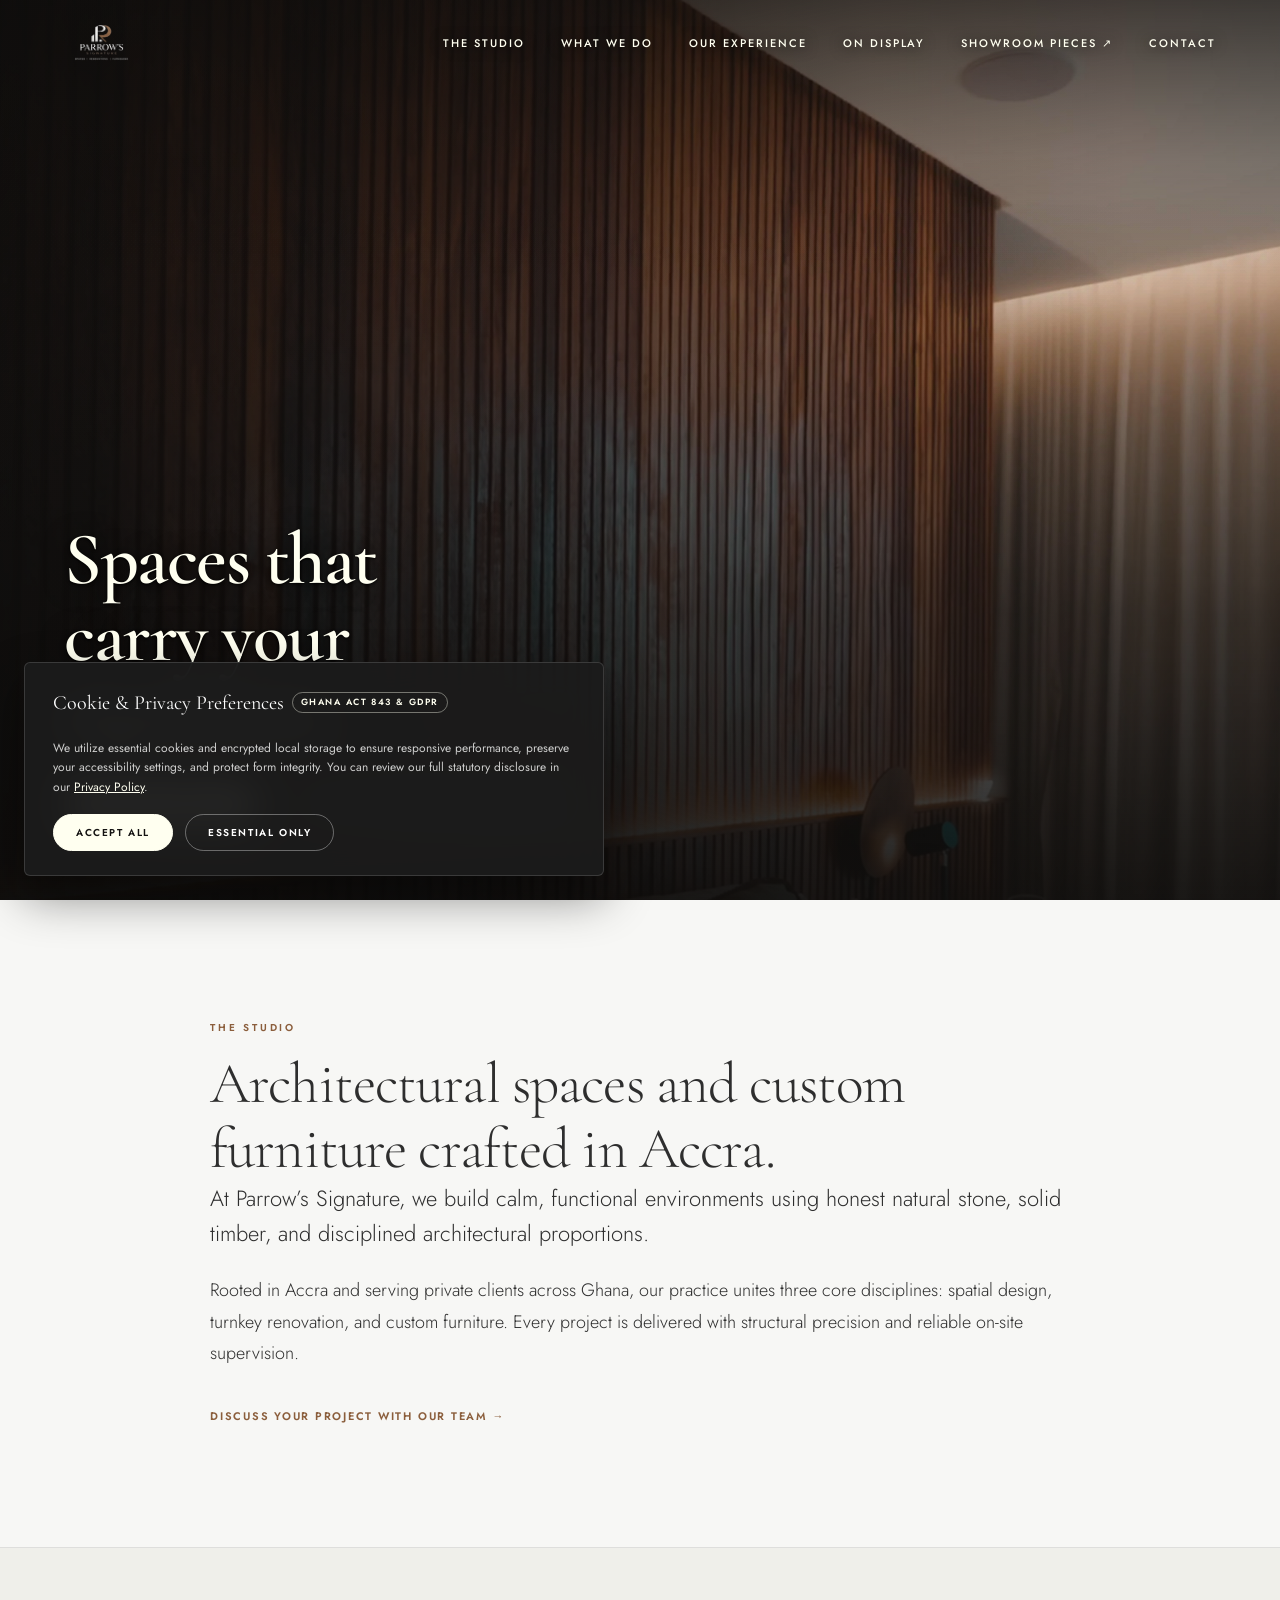
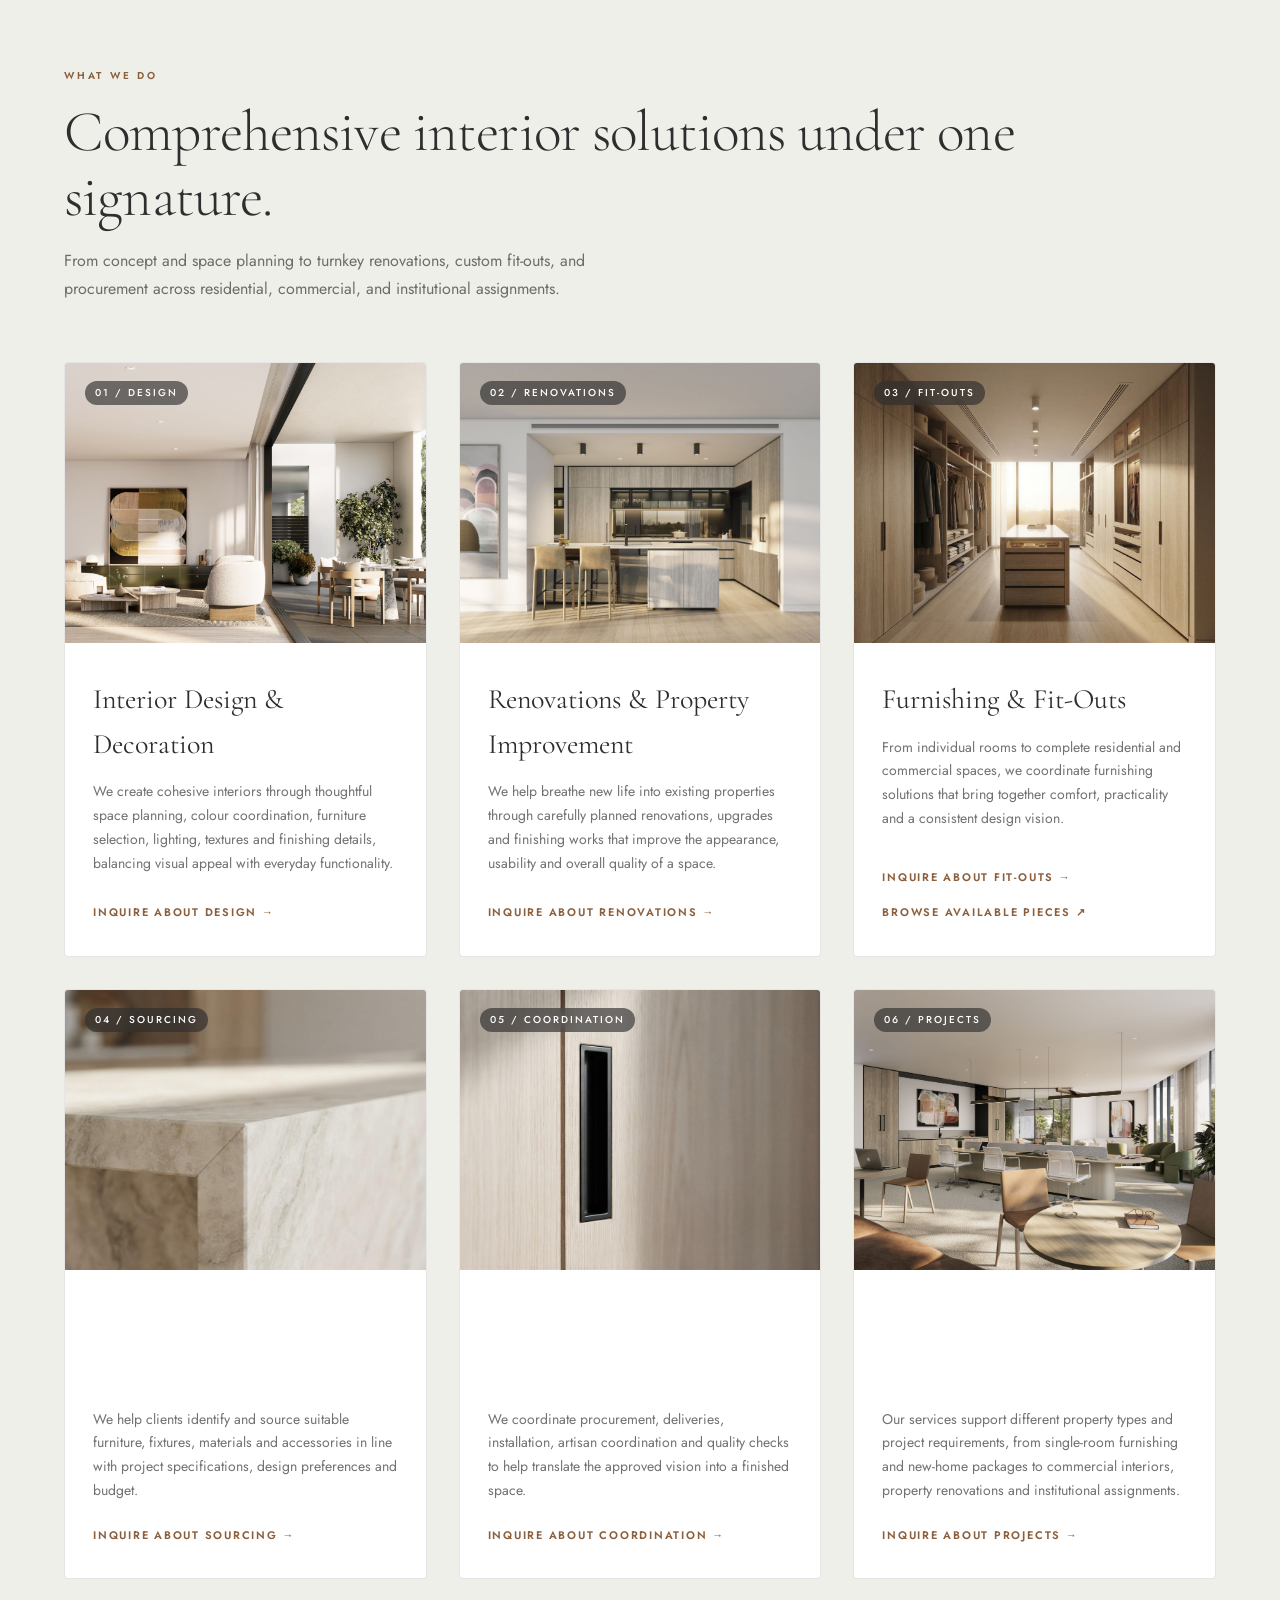
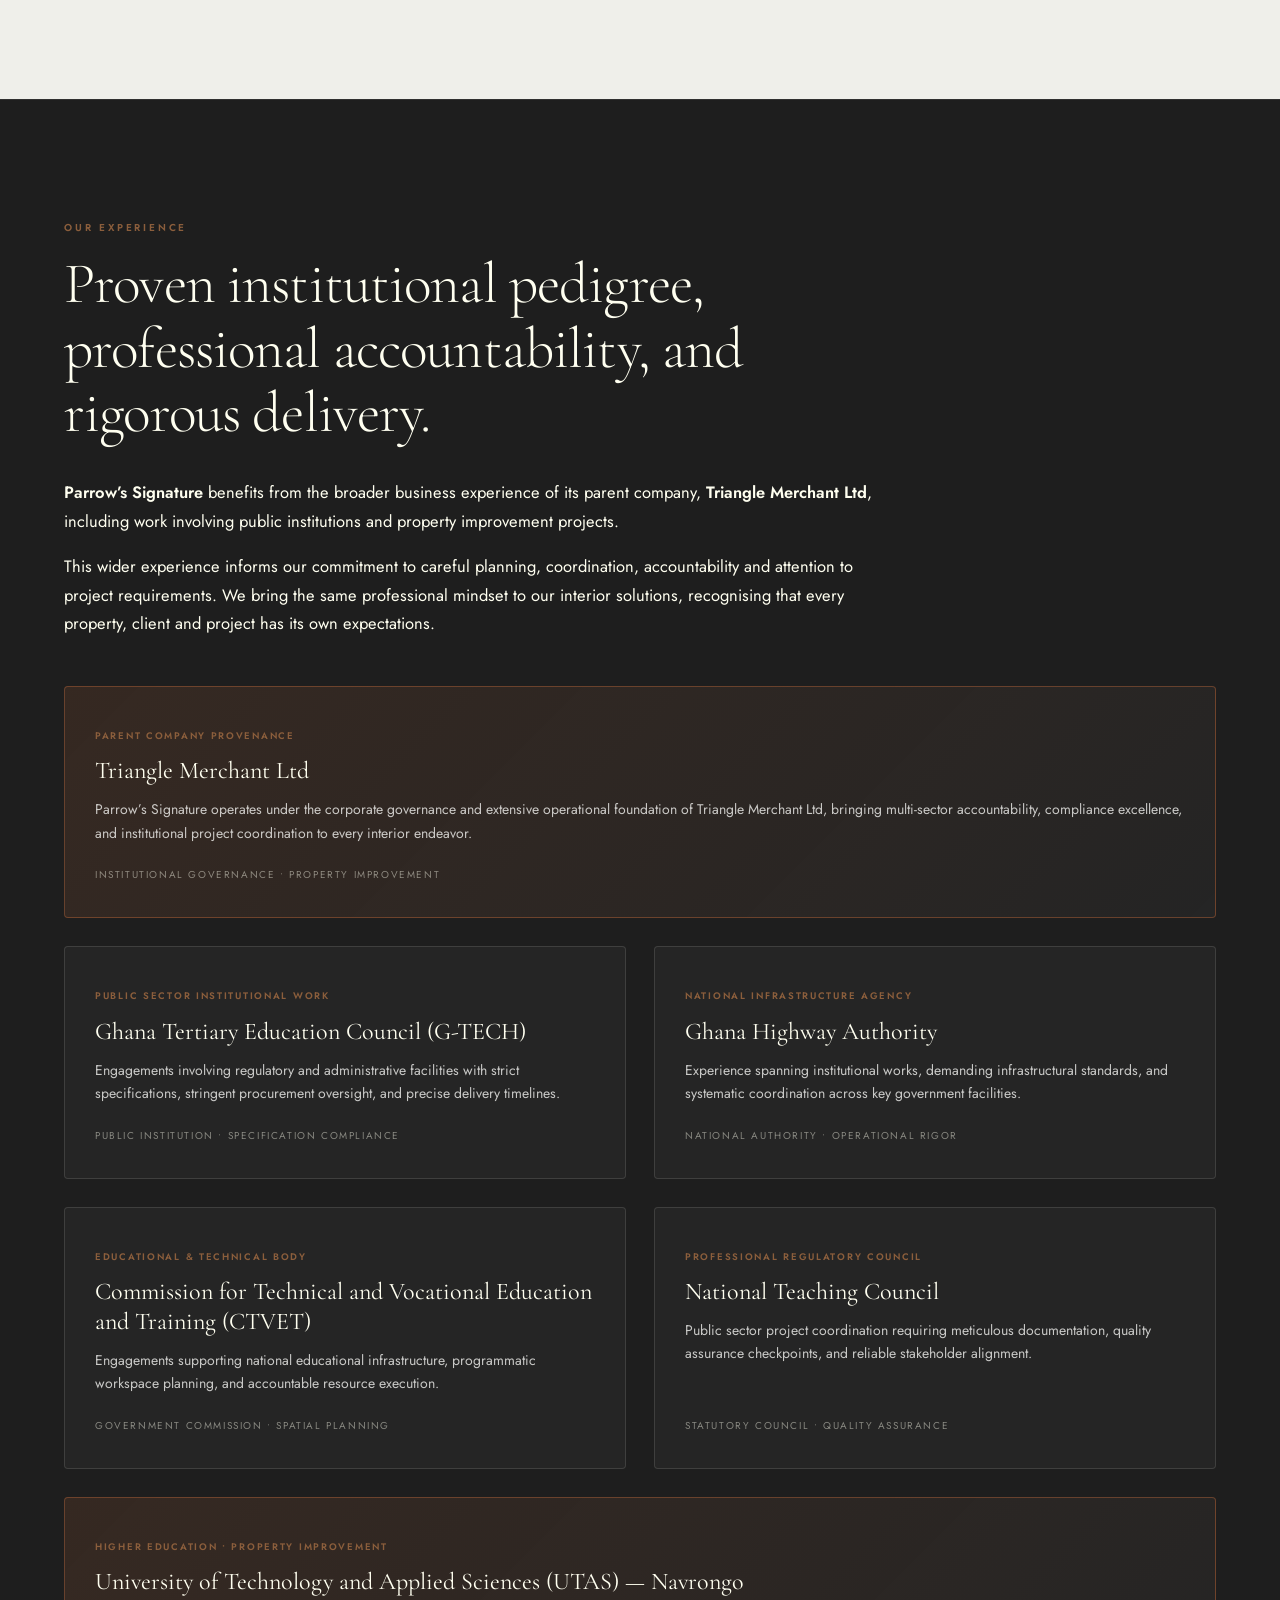
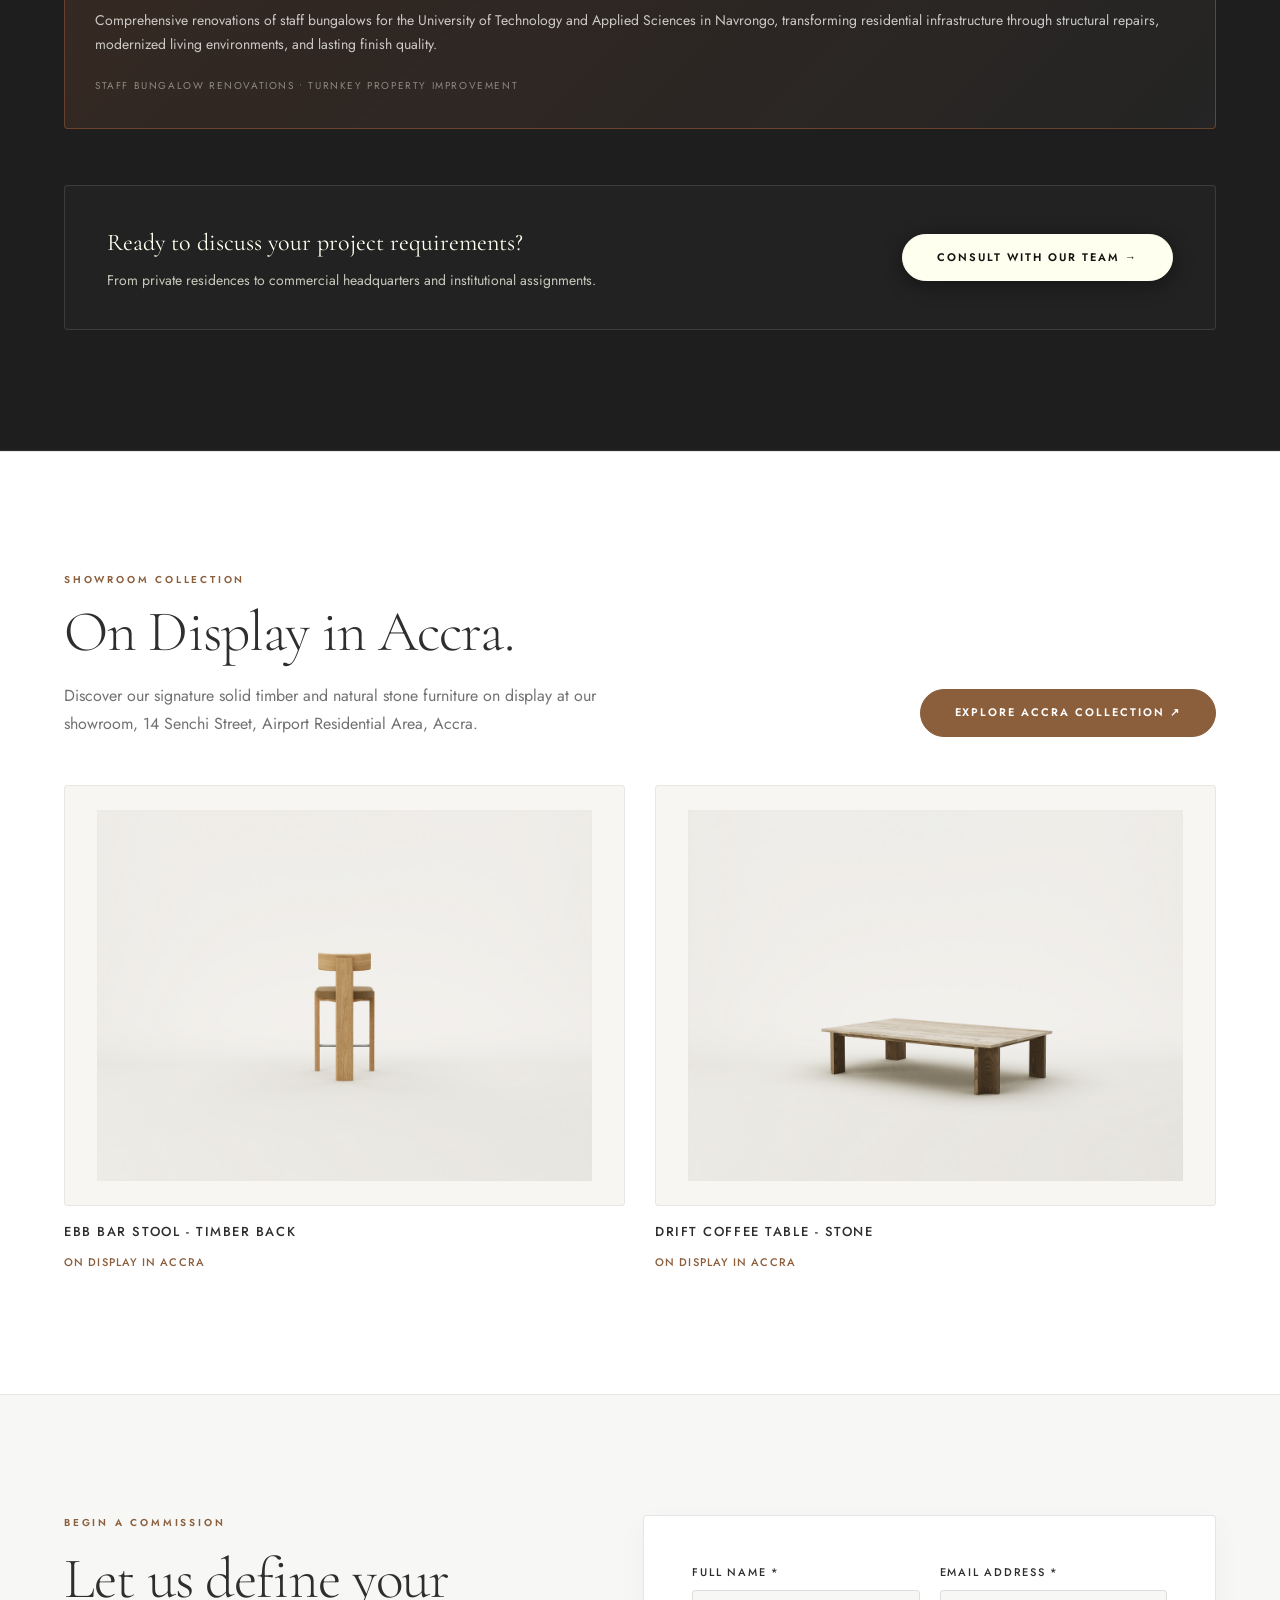
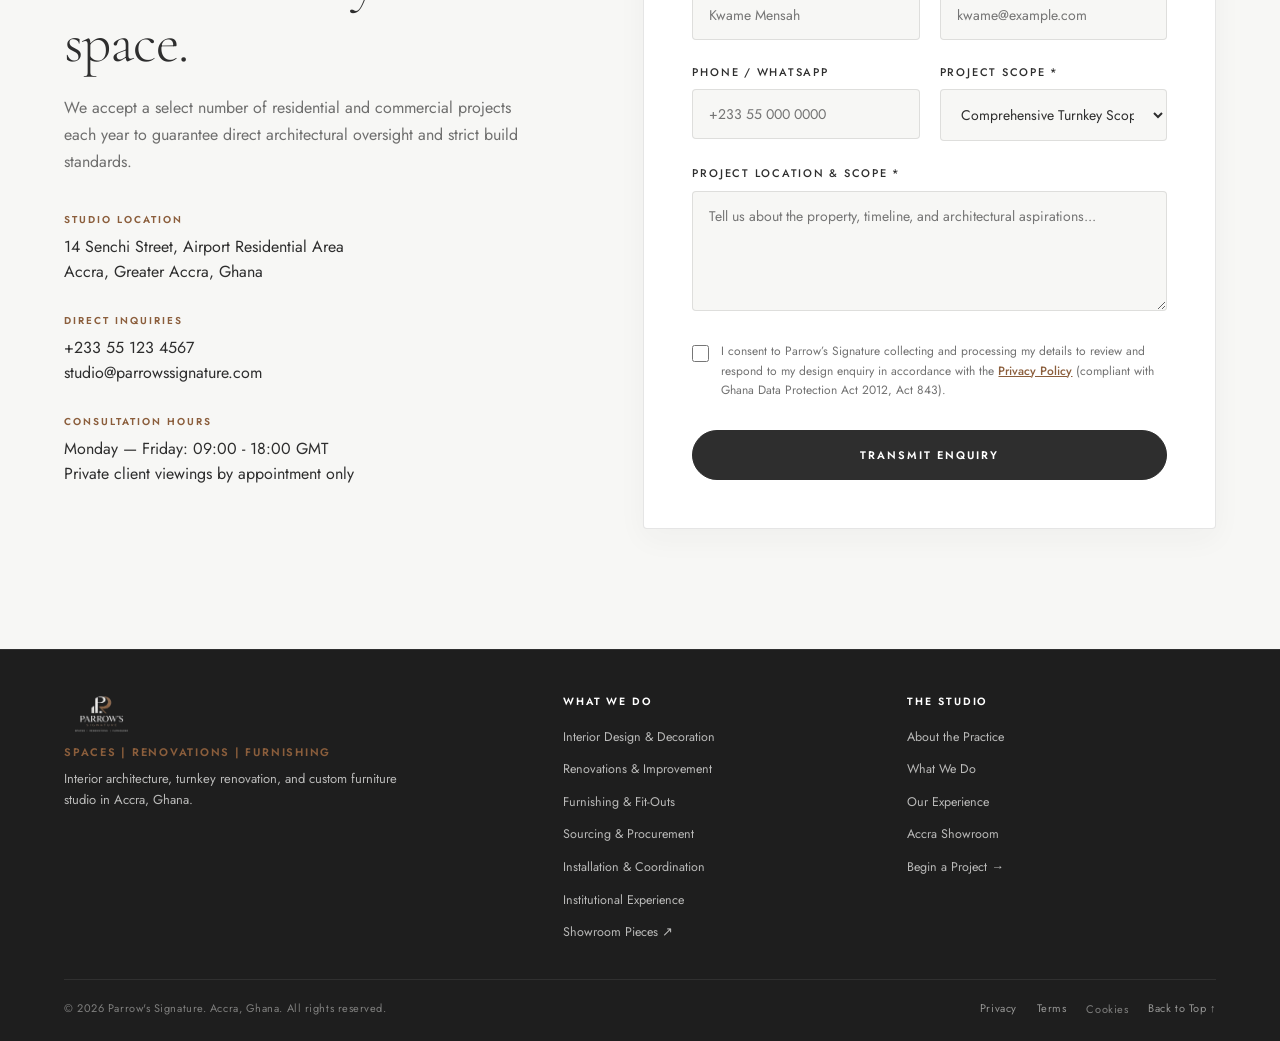
<file: index.html>
<!doctype html>
<html lang="en">
<head>
  <meta charset="utf-8">
  <meta name="viewport" content="width=device-width, initial-scale=1, viewport-fit=cover">
  <meta name="description" content="Parrow’s Signature — Spaces | Renovations | Furnishing. Ghana’s premier interior architecture, turnkey renovation, and bespoke luxury furnishing studio in Accra.">
  <meta name="theme-color" content="#2E2E2E">
  <meta name="robots" content="index, follow">
  <link rel="canonical" href="https://parrowssignature.com/">

  <!-- Open Graph / Social Meta Tags -->
  <meta property="og:type" content="website">
  <meta property="og:locale" content="en_GH">
  <meta property="og:site_name" content="Parrow’s Signature">
  <meta property="og:title" content="Parrow’s Signature — Spaces | Renovations | Furnishing · Accra, Ghana">
  <meta property="og:description" content="Bespoke interior architecture, turnkey renovation, and luxury furnishing studio based in Airport Residential Area, Accra, Ghana.">
  <meta property="og:url" content="https://parrowssignature.com/">
  <meta property="og:image" content="assets/hero-video/hero-bed-poster.jpg">
  <meta name="twitter:card" content="summary_large_image">
  <meta name="twitter:title" content="Parrow’s Signature — Luxury Interior Design · Accra, Ghana">
  <meta name="twitter:description" content="Spaces | Renovations | Furnishing. Bespoke spatial transformations in Accra.">
  <meta name="twitter:image" content="assets/hero-video/hero-bed-poster.jpg">

  <title>Parrow’s Signature — Spaces | Renovations | Furnishing · Accra, Ghana</title>
  <link rel="icon" type="image/png" href="assets/logo-dark.png">

  <!-- Schema.org JSON-LD Structured Data for LocalBusiness & InteriorDesignStudio -->
  <script type="application/ld+json">
  {
    "@context": "https://schema.org",
    "@type": "InteriorDesignStudio",
    "name": "Parrow’s Signature",
    "alternateName": "Parrows Signature",
    "description": "Ghana’s premier interior architecture, turnkey renovation, and bespoke luxury furnishing studio in Accra.",
    "url": "https://parrowssignature.com/",
    "logo": "https://parrowssignature.com/assets/logo-dark.png",
    "image": "https://parrowssignature.com/assets/hero-video/hero-bed-poster.jpg",
    "telephone": "+233 55 123 4567",
    "email": "studio@parrowssignature.com",
    "priceRange": "$$$$",
    "currenciesAccepted": "GHS, USD, EUR, GBP",
    "paymentAccepted": "Bank Wire, Certified Cheque",
    "address": {
      "@type": "PostalAddress",
      "streetAddress": "14 Senchi Street",
      "addressLocality": "Airport Residential Area",
      "addressRegion": "Greater Accra",
      "postalCode": "GA-100",
      "addressCountry": "GH"
    },
    "geo": {
      "@type": "GeoCoordinates",
      "latitude": 5.6037,
      "longitude": -0.1870
    },
    "openingHoursSpecification": [
      {
        "@type": "OpeningHoursSpecification",
        "dayOfWeek": ["Monday", "Tuesday", "Wednesday", "Thursday", "Friday"],
        "opens": "09:00",
        "closes": "18:00"
      }
    ],
    "parentOrganization": {
      "@type": "Organization",
      "name": "Triangle Merchant Ltd",
      "description": "Parent company with extensive institutional engagements and public property improvement track record across Ghana."
    },
    "hasOfferCatalog": {
      "@type": "OfferCatalog",
      "name": "Interior Architecture, Improvement & Fit-Out Disciplines",
      "itemListElement": [
        {
          "@type": "Offer",
          "itemOffered": {
            "@type": "Service",
            "name": "Interior Design and Decoration"
          }
        },
        {
          "@type": "Offer",
          "itemOffered": {
            "@type": "Service",
            "name": "Renovations and Property Improvement"
          }
        },
        {
          "@type": "Offer",
          "itemOffered": {
            "@type": "Service",
            "name": "Furnishing and Fit-Outs"
          }
        },
        {
          "@type": "Offer",
          "itemOffered": {
            "@type": "Service",
            "name": "Product Sourcing and Procurement"
          }
        },
        {
          "@type": "Offer",
          "itemOffered": {
            "@type": "Service",
            "name": "Installation and Project Coordination"
          }
        },
        {
          "@type": "Offer",
          "itemOffered": {
            "@type": "Service",
            "name": "Residential, Commercial and Institutional Projects"
          }
        }
      ]
    }
  }
  </script>

  <!-- Google Fonts: Cormorant Garamond & Jost -->
  <link rel="preconnect" href="https://fonts.googleapis.com">
  <link rel="preconnect" href="https://fonts.gstatic.com" crossorigin>
  <link href="https://fonts.googleapis.com/css2?family=Cormorant+Garamond:ital,wght@0,300;0,400;0,500;0,600;0,700;1,300;1,400;1,600&family=Jost:wght@300;400;500;600;700&display=swap" rel="stylesheet">

  <!-- Core Stylesheet -->
  <link rel="stylesheet" href="style.css">
</head>
<body id="top">

  <!-- Loam-Style Curtain Preloader with Parrow's Signature Logo -->
  <div class="preloader" id="preloader" data-preloader aria-hidden="true">
    <div class="pl-panels"><i></i><i></i><i></i><i></i><i></i><i></i><i></i></div>
    <div class="pl-logo">
      <img src="assets/logo-light.png" alt="Parrow’s Signature" style="height: 48px; width: auto;">
      <div class="pl-pct" id="plPct" data-pl-pct>0</div>
    </div>
  </div>

  <!-- Accessible Skip to Content Link (WCAG 2.4.1 Bypass Blocks) -->
  <a href="#main-content" class="skip-link">Skip to main content</a>

  <!-- Header / Navigation -->
  <header class="site-header" id="siteHeader">
    <div class="container header-inner">
      <a href="#top" class="brand-logo" aria-label="Parrow's Signature home">
        <img class="logo-light" src="assets/logo-light.png" alt="Parrow’s Signature logo light">
        <img class="logo-dark" src="assets/logo-dark.png" alt="Parrow’s Signature logo dark">
      </a>

      <nav aria-label="Main Navigation">
        <ul class="nav-links">
          <li><a href="#about">The Studio</a></li>
          <li><a href="#what-we-do">What We Do</a></li>
          <li><a href="#experience">Our Experience</a></li>
          <li><a href="#showroom">On Display</a></li>
          <li><a href="furniture.html">Showroom Pieces &nearr;</a></li>
          <li><a href="#contact">Contact</a></li>
        </ul>
      </nav>

      <button class="mobile-toggle" id="mobileToggle" aria-label="Toggle navigation menu" aria-expanded="false" aria-controls="mobileDrawer">
        <svg width="24" height="24" viewBox="0 0 24 24" fill="none" stroke="currentColor" stroke-width="1.8" stroke-linecap="round">
          <line x1="3" y1="7" x2="21" y2="7"></line>
          <line x1="3" y1="17" x2="21" y2="17"></line>
        </svg>
      </button>
    </div>
  </header>

  <!-- Accessible Mobile Drawer Dialog -->
  <div class="mobile-drawer" id="mobileDrawer" role="dialog" aria-modal="true" aria-label="Mobile Navigation" aria-hidden="true">
    <ul class="mobile-nav-links">
      <li><a href="#about" class="mobile-link">The Studio</a></li>
      <li><a href="#what-we-do" class="mobile-link">What We Do</a></li>
      <li><a href="#experience" class="mobile-link">Our Experience</a></li>
      <li><a href="#showroom" class="mobile-link">On Display</a></li>
      <li><a href="furniture.html" class="mobile-link">Showroom Pieces &nearr;</a></li>
      <li><a href="#contact" class="mobile-link">Contact</a></li>
    </ul>
  </div>

  <!-- Main Content Landmark -->
  <main id="main-content">
    <!-- Hero Section (Video Hero) -->
    <section class="hero-section" aria-label="Welcome to Parrow's Signature">
      <video class="hero-video-bg" id="heroVideo" autoplay loop muted playsinline webkit-playsinline preload="auto" poster="assets/hero-video/hero-bed-poster.jpg">
        <source src="assets/hero-video/hero-bed-desktop-4k.mp4" type="video/mp4" media="(min-width: 769px)">
        <source src="assets/hero-video/hero-bed-mobile-4k.mp4" type="video/mp4" media="(max-width: 768px)">
        <source src="assets/hero-video/hero-bed-master.mp4" type="video/mp4">
      </video>

      <div class="container hero-container">
        <div class="hero-content">
          <h1 class="hero-title" id="heroTitle" data-typewriter-text="Spaces that carry your signature."><span class="typewriter-output">Spaces that carry your signature.</span><span class="typewriter-cursor" aria-hidden="true"></span></h1>
          <div class="hero-actions">
            <a href="#contact" class="btn btn-hero-white">Begin a Project</a>
            <a href="#showroom" class="btn btn-hero-outline">Accra Showroom Collection</a>
          </div>
        </div>
      </div>
    </section>

    <!-- Studio / About Section -->
    <section class="studio-section section-pad" id="about" aria-labelledby="about-heading">
      <div class="container">
        <div class="studio-grid">
          <div class="studio-narrative">
            <span class="section-eyebrow">The Studio</span>
            <h2 class="section-title" id="about-heading">Architectural spaces and custom furniture crafted in Accra.</h2>
            <p class="lead">At Parrow’s Signature, we build calm, functional environments using honest natural stone, solid timber, and disciplined architectural proportions.</p>
            <p>Rooted in Accra and serving private clients across Ghana, our practice unites three core disciplines: spatial design, turnkey renovation, and custom furniture. Every project is delivered with structural precision and reliable on-site supervision.</p>
            <a href="#contact" class="pillar-link" style="margin-top: 14px;">Discuss Your Project with Our Team &rarr;</a>
          </div>
        </div>
      </div>
    </section>

    <!-- What We Do (Disciplines) Section -->
    <section class="pillars-section section-pad" id="what-we-do" aria-labelledby="what-we-do-heading">
      <div id="disciplines" style="position:relative; top:-90px; visibility:hidden;"></div>
      <div class="container">
        <div class="section-header">
          <span class="section-eyebrow">What We Do</span>
          <h2 class="section-title" id="what-we-do-heading">Comprehensive interior solutions under one signature.</h2>
          <p class="section-desc">From concept and space planning to turnkey renovations, custom fit-outs, and procurement across residential, commercial, and institutional assignments.</p>
        </div>

        <div class="pillars-grid">
          <!-- 01 Interior Design and Decoration -->
          <article class="pillar-card">
            <div class="pillar-media">
              <img src="assets/INT03_Courtyard-Living-Dining.jpg" alt="Interior Design and Decoration by Parrow's Signature" loading="lazy">
              <span class="pillar-num">01 / DESIGN</span>
            </div>
            <div class="pillar-body">
              <h3 class="pillar-title">Interior Design &amp; Decoration</h3>
              <p class="pillar-desc">We create cohesive interiors through thoughtful space planning, colour coordination, furniture selection, lighting, textures and finishing details, balancing visual appeal with everyday functionality.</p>
              <a href="#contact" class="pillar-link">Inquire About Design &rarr;</a>
            </div>
          </article>

          <!-- 02 Renovations and Property Improvement -->
          <article class="pillar-card">
            <div class="pillar-media">
              <img src="assets/INT04_Kitchen-Light.jpg" alt="Renovations and Property Improvement showing modern light kitchen joinery" loading="lazy">
              <span class="pillar-num">02 / RENOVATIONS</span>
            </div>
            <div class="pillar-body">
              <h3 class="pillar-title">Renovations &amp; Property Improvement</h3>
              <p class="pillar-desc">We help breathe new life into existing properties through carefully planned renovations, upgrades and finishing works that improve the appearance, usability and overall quality of a space.</p>
              <a href="#contact" class="pillar-link">Inquire About Renovations &rarr;</a>
            </div>
          </article>

          <!-- 03 Furnishing and Fit-Outs -->
          <article class="pillar-card">
            <div class="pillar-media">
              <img src="assets/INT_Storage.jpg" alt="Furnishing and Fit-Outs custom walnut wardrobe storage" loading="lazy">
              <span class="pillar-num">03 / FIT-OUTS</span>
            </div>
            <div class="pillar-body">
              <h3 class="pillar-title">Furnishing &amp; Fit-Outs</h3>
              <p class="pillar-desc">From individual rooms to complete residential and commercial spaces, we coordinate furnishing solutions that bring together comfort, practicality and a consistent design vision.</p>
              <div style="display:flex;gap:18px;flex-wrap:wrap;align-items:center;margin-top:auto;padding-top:14px;">
                <a href="#contact" class="pillar-link">Inquire About Fit-Outs &rarr;</a>
                <a href="furniture.html" class="pillar-link" style="color:var(--color-walnut);font-weight:600;">Browse Available Pieces &nearr;</a>
              </div>
            </div>
          </article>

          <!-- 04 Product Sourcing and Procurement -->
          <article class="pillar-card">
            <div class="pillar-media">
              <img src="assets/finishes/stone.jpg" alt="Product Sourcing and Procurement natural stone and material samples" loading="lazy">
              <span class="pillar-num">04 / SOURCING</span>
            </div>
            <div class="pillar-body">
              <h3 class="pillar-title">Product Sourcing &amp; Procurement</h3>
              <p class="pillar-desc">We help clients identify and source suitable furniture, fixtures, materials and accessories in line with project specifications, design preferences and budget.</p>
              <a href="#contact" class="pillar-link">Inquire About Sourcing &rarr;</a>
            </div>
          </article>

          <!-- 05 Installation and Project Coordination -->
          <article class="pillar-card">
            <div class="pillar-media">
              <img src="assets/finishes/joinery.jpg" alt="Installation and Project Coordination custom artisan joinery" loading="lazy">
              <span class="pillar-num">05 / COORDINATION</span>
            </div>
            <div class="pillar-body">
              <h3 class="pillar-title">Installation &amp; Project Coordination</h3>
              <p class="pillar-desc">We coordinate procurement, deliveries, installation, artisan coordination and quality checks to help translate the approved vision into a finished space.</p>
              <a href="#contact" class="pillar-link">Inquire About Coordination &rarr;</a>
            </div>
          </article>

          <!-- 06 Residential, Commercial and Institutional Projects -->
          <article class="pillar-card">
            <div class="pillar-media">
              <img src="assets/COM03_Office.jpg" alt="Residential, Commercial and Institutional Projects boardroom and office space" loading="lazy">
              <span class="pillar-num">06 / PROJECTS</span>
            </div>
            <div class="pillar-body">
              <h3 class="pillar-title">Residential, Commercial &amp; Institutional Projects</h3>
              <p class="pillar-desc">Our services support different property types and project requirements, from single-room furnishing and new-home packages to commercial interiors, property renovations and institutional assignments.</p>
              <a href="#contact" class="pillar-link">Inquire About Projects &rarr;</a>
            </div>
          </article>
        </div>
      </div>
    </section>

    <!-- Our Experience Section -->
    <section class="experience-section section-pad" id="experience" aria-labelledby="experience-heading">
      <div class="container">
        <div class="section-header experience-header">
          <span class="section-eyebrow">Our Experience</span>
          <h2 class="section-title" id="experience-heading">Proven institutional pedigree, professional accountability, and rigorous delivery.</h2>
        </div>

        <div class="experience-lead-wrap">
          <p>
            <strong>Parrow’s Signature</strong> benefits from the broader business experience of its parent company, <strong>Triangle Merchant Ltd</strong>, including work involving public institutions and property improvement projects.
          </p>
          <p>
            This wider experience informs our commitment to careful planning, coordination, accountability and attention to project requirements. We bring the same professional mindset to our interior solutions, recognising that every property, client and project has its own expectations.
          </p>
        </div>

        <div class="experience-grid">
          <!-- Featured Parent Company Card -->
          <div class="experience-card featured">
            <div>
              <span class="experience-badge">Parent Company Provenance</span>
              <h3 class="experience-name">Triangle Merchant Ltd</h3>
              <p class="experience-desc">Parrow’s Signature operates under the corporate governance and extensive operational foundation of Triangle Merchant Ltd, bringing multi-sector accountability, compliance excellence, and institutional project coordination to every interior endeavor.</p>
            </div>
            <span class="experience-footer-tag">Institutional Governance &bull; Property Improvement</span>
          </div>

          <!-- Institutional Engagement 1: G-TECH -->
          <div class="experience-card">
            <div>
              <span class="experience-badge">Public Sector Institutional Work</span>
              <h3 class="experience-name">Ghana Tertiary Education Council (G-TECH)</h3>
              <p class="experience-desc">Engagements involving regulatory and administrative facilities with strict specifications, stringent procurement oversight, and precise delivery timelines.</p>
            </div>
            <span class="experience-footer-tag">Public Institution &bull; Specification Compliance</span>
          </div>

          <!-- Institutional Engagement 2: Ghana Highway Authority -->
          <div class="experience-card">
            <div>
              <span class="experience-badge">National Infrastructure Agency</span>
              <h3 class="experience-name">Ghana Highway Authority</h3>
              <p class="experience-desc">Experience spanning institutional works, demanding infrastructural standards, and systematic coordination across key government facilities.</p>
            </div>
            <span class="experience-footer-tag">National Authority &bull; Operational Rigor</span>
          </div>

          <!-- Institutional Engagement 3: CTVET -->
          <div class="experience-card">
            <div>
              <span class="experience-badge">Educational &amp; Technical Body</span>
              <h3 class="experience-name">Commission for Technical and Vocational Education and Training (CTVET)</h3>
              <p class="experience-desc">Engagements supporting national educational infrastructure, programmatic workspace planning, and accountable resource execution.</p>
            </div>
            <span class="experience-footer-tag">Government Commission &bull; Spatial Planning</span>
          </div>

          <!-- Institutional Engagement 4: National Teaching Council -->
          <div class="experience-card">
            <div>
              <span class="experience-badge">Professional Regulatory Council</span>
              <h3 class="experience-name">National Teaching Council</h3>
              <p class="experience-desc">Public sector project coordination requiring meticulous documentation, quality assurance checkpoints, and reliable stakeholder alignment.</p>
            </div>
            <span class="experience-footer-tag">Statutory Council &bull; Quality Assurance</span>
          </div>

          <!-- Institutional Engagement 5: UTAS Navrongo -->
          <div class="experience-card featured">
            <div>
              <span class="experience-badge">Higher Education &bull; Property Improvement</span>
              <h3 class="experience-name">University of Technology and Applied Sciences (UTAS) &mdash; Navrongo</h3>
              <p class="experience-desc">Comprehensive renovations of staff bungalows for the University of Technology and Applied Sciences in Navrongo, transforming residential infrastructure through structural repairs, modernized living environments, and lasting finish quality.</p>
            </div>
            <span class="experience-footer-tag">Staff Bungalow Renovations &bull; Turnkey Property Improvement</span>
          </div>
        </div>

        <div class="experience-cta-wrap">
          <div class="experience-cta-text">
            <h4 class="experience-cta-title">Ready to discuss your project requirements?</h4>
            <p class="experience-cta-desc">From private residences to commercial headquarters and institutional assignments.</p>
          </div>
          <a href="#contact" class="btn btn-hero-white experience-cta-btn">Consult With Our Team &rarr;</a>
        </div>
      </div>
    </section>

    <!-- Showroom Section: Accra Furniture Showroom -->
    <section class="showroom-section section-pad" id="showroom" aria-labelledby="showroom-heading">
      <div class="container">
        <div class="showroom-header">
          <div class="showroom-header-text">
            <span class="section-eyebrow">Showroom Collection</span>
            <h2 class="section-title" id="showroom-heading">On Display in Accra.</h2>
            <p class="section-desc">Discover our signature solid timber and natural stone furniture on display at our showroom, 14 Senchi Street, Airport Residential Area, Accra.</p>
          </div>
          <a href="furniture.html" class="btn btn-primary showroom-header-btn">Explore Accra Collection &nearr;</a>
        </div>

        <div class="showroom-grid">
          <!-- 1. Ebb Bar Stool -->
          <a href="furniture.html" class="showroom-card">
            <div class="showroom-card-media">
              <img src="assets/showroom/item-01.png" alt="EBB BAR STOOL - TIMBER BACK" loading="lazy">
            </div>
            <div class="showroom-card-body">
              <h3 class="showroom-card-title">EBB BAR STOOL - TIMBER BACK</h3>
              <span class="showroom-card-status">On Display in Accra</span>
            </div>
          </a>

          <!-- 2. Drift Coffee Table Stone -->
          <a href="furniture.html" class="showroom-card">
            <div class="showroom-card-media">
              <img src="assets/showroom/item-06.png" alt="DRIFT COFFEE TABLE - STONE" loading="lazy">
            </div>
            <div class="showroom-card-body">
              <h3 class="showroom-card-title">DRIFT COFFEE TABLE - STONE</h3>
              <span class="showroom-card-status">On Display in Accra</span>
            </div>
          </a>
        </div>
      </div>
    </section>

    <!-- Contact & Enquiry Section -->
    <section class="contact-section section-pad" id="contact" aria-labelledby="contact-heading">
      <div class="container">
        <div class="contact-grid">
          <div class="contact-left">
            <span class="section-eyebrow">Begin a Commission</span>
            <h2 class="section-title" id="contact-heading">Let us define your space.</h2>
            <p class="section-desc">We accept a select number of residential and commercial projects each year to guarantee direct architectural oversight and strict build standards.</p>

            <div class="contact-info-block">
              <div class="contact-meta-item">
                <div class="contact-meta-label">Studio Location</div>
                <div class="contact-meta-val">14 Senchi Street, Airport Residential Area<br>Accra, Greater Accra, Ghana</div>
              </div>

              <div class="contact-meta-item">
                <div class="contact-meta-label">Direct Inquiries</div>
                <div class="contact-meta-val">
                  <a href="tel:+233551234567" aria-label="Call Parrow's Signature studio">+233 55 123 4567</a><br>
                  <a href="mailto:studio@parrowssignature.com" aria-label="Email Parrow's Signature studio">studio@parrowssignature.com</a>
                </div>
              </div>

              <div class="contact-meta-item">
                <div class="contact-meta-label">Consultation Hours</div>
                <div class="contact-meta-val">Monday — Friday: 09:00 - 18:00 GMT<br>Private client viewings by appointment only</div>
              </div>
            </div>
          </div>

          <div class="contact-form-wrap">
            <form id="contactForm" class="contact-form" novalidate>
              <div class="form-row">
                <div class="form-group">
                  <label class="form-label" for="formName">Full Name *</label>
                  <input type="text" id="formName" name="name" class="form-control" placeholder="Kwame Mensah" required aria-required="true" autocomplete="name">
                </div>
                <div class="form-group">
                  <label class="form-label" for="formEmail">Email Address *</label>
                  <input type="email" id="formEmail" name="email" class="form-control" placeholder="kwame@example.com" required aria-required="true" autocomplete="email">
                </div>
              </div>

              <div class="form-row">
                <div class="form-group">
                  <label class="form-label" for="formPhone">Phone / WhatsApp</label>
                  <input type="tel" id="formPhone" name="phone" class="form-control" placeholder="+233 55 000 0000" autocomplete="tel">
                </div>
                <div class="form-group">
                  <label class="form-label" for="formService">Project Scope *</label>
                  <select id="formService" name="service" class="form-control" required aria-required="true">
                    <option value="Interior Design and Decoration">Interior Design and Decoration</option>
                    <option value="Renovations and Property Improvement">Renovations and Property Improvement</option>
                    <option value="Furnishing and Fit-Outs">Furnishing and Fit-Outs</option>
                    <option value="Product Sourcing and Procurement">Product Sourcing and Procurement</option>
                    <option value="Installation and Project Coordination">Installation and Project Coordination</option>
                    <option value="Residential, Commercial &amp; Institutional Projects">Residential, Commercial &amp; Institutional Projects</option>
                    <option value="Comprehensive Turnkey Scope" selected>Comprehensive Turnkey Scope</option>
                  </select>
                </div>
              </div>

              <div class="form-group">
                <label class="form-label" for="formMessage">Project Location &amp; Scope *</label>
                <textarea id="formMessage" name="message" class="form-control" placeholder="Tell us about the property, timeline, and architectural aspirations..." required aria-required="true"></textarea>
              </div>

              <!-- Mandatory Data Protection Consent Checkbox (Ghana Act 843 & GDPR compliant) -->
              <div class="form-group form-consent-group">
                <label class="form-checkbox-label" for="formConsent">
                  <input type="checkbox" id="formConsent" name="consent" required aria-required="true">
                  <span>I consent to Parrow’s Signature collecting and processing my details to review and respond to my design enquiry in accordance with the <a href="privacy.html" class="legal-modal-trigger" data-target="privacyModal">Privacy Policy</a> (compliant with Ghana Data Protection Act 2012, Act 843).</span>
                </label>
              </div>

              <button type="submit" class="form-submit-btn">Transmit Enquiry</button>
              <div class="form-feedback" id="formFeedback" role="status" aria-live="polite">Thank you. Your inquiry has been received. Our studio will be in touch within 24 hours.</div>
            </form>
          </div>
        </div>
      </div>
    </section>
  </main>

  <!-- Footer -->
  <footer class="site-footer">
    <div class="container">
      <div class="footer-top">
        <div class="footer-brand">
          <div class="brand-logo">
            <img class="logo-light" src="assets/logo-light.png" alt="Parrow’s Signature">
          </div>
          <div class="footer-tagline">Spaces | Renovations | Furnishing</div>
          <p class="footer-desc">Interior architecture, turnkey renovation, and custom furniture studio in Accra, Ghana.</p>
        </div>

        <div class="footer-col">
          <h5 class="footer-col-title">What We Do</h5>
          <ul class="footer-links">
            <li><a href="#what-we-do">Interior Design &amp; Decoration</a></li>
            <li><a href="#what-we-do">Renovations &amp; Improvement</a></li>
            <li><a href="#what-we-do">Furnishing &amp; Fit-Outs</a></li>
            <li><a href="#what-we-do">Sourcing &amp; Procurement</a></li>
            <li><a href="#what-we-do">Installation &amp; Coordination</a></li>
            <li><a href="#experience">Institutional Experience</a></li>
            <li><a href="furniture.html">Showroom Pieces &nearr;</a></li>
          </ul>
        </div>

        <div class="footer-col">
          <h5 class="footer-col-title">The Studio</h5>
          <ul class="footer-links">
            <li><a href="#about">About the Practice</a></li>
            <li><a href="#what-we-do">What We Do</a></li>
            <li><a href="#experience">Our Experience</a></li>
            <li><a href="#showroom">Accra Showroom</a></li>
            <li><a href="#contact">Begin a Project &rarr;</a></li>
          </ul>
        </div>
      </div>

      <div class="footer-bottom">
        <div>&copy; 2026 Parrow's Signature. Accra, Ghana. All rights reserved.</div>
        <div class="footer-legal-links">
          <a href="privacy.html" class="legal-modal-trigger" data-target="privacyModal">Privacy</a>
          <a href="terms.html" class="legal-modal-trigger" data-target="termsModal">Terms</a>
          <button type="button" id="cookieReopenBtn" style="background:none;border:none;color:inherit;font-size:inherit;letter-spacing:inherit;cursor:pointer;padding:0;font-family:inherit;">Cookies</button>
          <a href="#top">Back to Top &uarr;</a>
        </div>
      </div>
    </div>
  </footer>

  <!-- Cookie Consent Banner (Ghana Act 843 & GDPR compliant) -->
  <div class="cookie-banner" id="cookieBanner" role="region" aria-label="Cookie and Privacy Consent">
    <div class="cookie-title">
      Cookie &amp; Privacy Preferences
      <span class="cookie-title-badge">Ghana Act 843 &amp; GDPR</span>
    </div>
    <p class="cookie-desc">
      We utilize essential cookies and encrypted local storage to ensure responsive performance, preserve your accessibility settings, and protect form integrity. You can review our full statutory disclosure in our <a href="privacy.html" class="legal-modal-trigger" data-target="privacyModal">Privacy Policy</a>.
    </p>
    <div class="cookie-actions">
      <button type="button" class="btn-cookie-accept" id="cookieAcceptAll">Accept All</button>
      <button type="button" class="btn-cookie-essential" id="cookieAcceptEssential">Essential Only</button>
    </div>
  </div>

  <!-- In-Page Privacy Policy Modal -->
  <div class="legal-modal-backdrop" id="privacyModal" role="dialog" aria-modal="true" aria-labelledby="privacyModalTitle" aria-hidden="true">
    <div class="legal-modal-dialog">
      <div class="legal-modal-header">
        <h3 id="privacyModalTitle">Privacy Policy</h3>
        <button type="button" class="legal-modal-close" data-close="privacyModal" aria-label="Close Privacy Policy dialog">&times;</button>
      </div>
      <div class="legal-modal-body">
        <h4>1. Statutory Governance &amp; Data Controller</h4>
        <p>Parrow’s Signature operates under the <strong>Ghana Data Protection Act, 2012 (Act 843)</strong> and follows international data governance principles (GDPR). Our registered studio is at 14 Senchi Street, Airport Residential Area, Accra, Ghana. Official contact: <a href="mailto:privacy@parrowssignature.com" style="color:var(--color-walnut);">privacy@parrowssignature.com</a>.</p>
        
        <h4>2. Data Collection &amp; Lawful Basis</h4>
        <p>We collect identity and project information (names, emails, WhatsApp contacts, project specifications) strictly with your consent under Section 20 of Act 843 to assess design feasibility and execute commissions.</p>
        
        <h4>3. Non-Disclosure &amp; Security</h4>
        <p>We never sell, monetize, or disclose your personal information to third-party advertisers. All project data is transmitted over encrypted TLS connections and maintained in restricted-access studio repositories.</p>

        <h4>4. Your Statutory Rights</h4>
        <p>You retain full rights to request access, rectification, erasure, or restriction of your personal data at any time. Inquiries may be addressed to our Data Protection Desk, or to the Data Protection Commission (DPC) of Ghana.</p>
      </div>
      <div class="legal-modal-footer">
        <a href="privacy.html" target="_blank" rel="noopener noreferrer">Read Full Document &nearr;</a>
        <button type="button" class="btn btn-primary" data-close="privacyModal" style="padding:8px 20px;font-size:10px;">I Understand</button>
      </div>
    </div>
  </div>

  <!-- In-Page Terms of Service Modal -->
  <div class="legal-modal-backdrop" id="termsModal" role="dialog" aria-modal="true" aria-labelledby="termsModalTitle" aria-hidden="true">
    <div class="legal-modal-dialog">
      <div class="legal-modal-header">
        <h3 id="termsModalTitle">Terms of Service</h3>
        <button type="button" class="legal-modal-close" data-close="termsModal" aria-label="Close Terms of Service dialog">&times;</button>
      </div>
      <div class="legal-modal-body">
        <h4>1. Practice Scope &amp; Preliminary Inquiries</h4>
        <p>Parrow’s Signature provides interior architecture, turnkey structural and cosmetic renovations, and custom walnut joinery in Greater Accra, Ghana. Website inquiries and preliminary concept exchanges are exploratory until formal contracts and bills of quantities are signed.</p>

        <h4>2. Intellectual Property</h4>
        <p>All architectural drawings, 3D visualizations, custom joinery sketches, and material schedules created by Parrow’s Signature remain the exclusive intellectual property of the studio.</p>

        <h4>3. Authentic Materials &amp; Natural Tolerances</h4>
        <p>Natural materials such as American Walnut, honed travertine, brass, and artisanal linen feature inherent organic grain and hue variations which represent artisanal excellence rather than defects.</p>

        <h4>4. Governing Law &amp; Jurisdiction</h4>
        <p>All engagements are governed by the Laws of the Republic of Ghana, under the exclusive jurisdiction of the Commercial Division of the High Court of Justice in Accra.</p>
      </div>
      <div class="legal-modal-footer">
        <a href="terms.html" target="_blank" rel="noopener noreferrer">Read Full Document &nearr;</a>
        <button type="button" class="btn btn-primary" data-close="termsModal" style="padding:8px 20px;font-size:10px;">I Understand</button>
      </div>
    </div>
  </div>

  <!-- Vanilla Script -->
  <script src="script.js"></script>
</body>
</html>
</file>
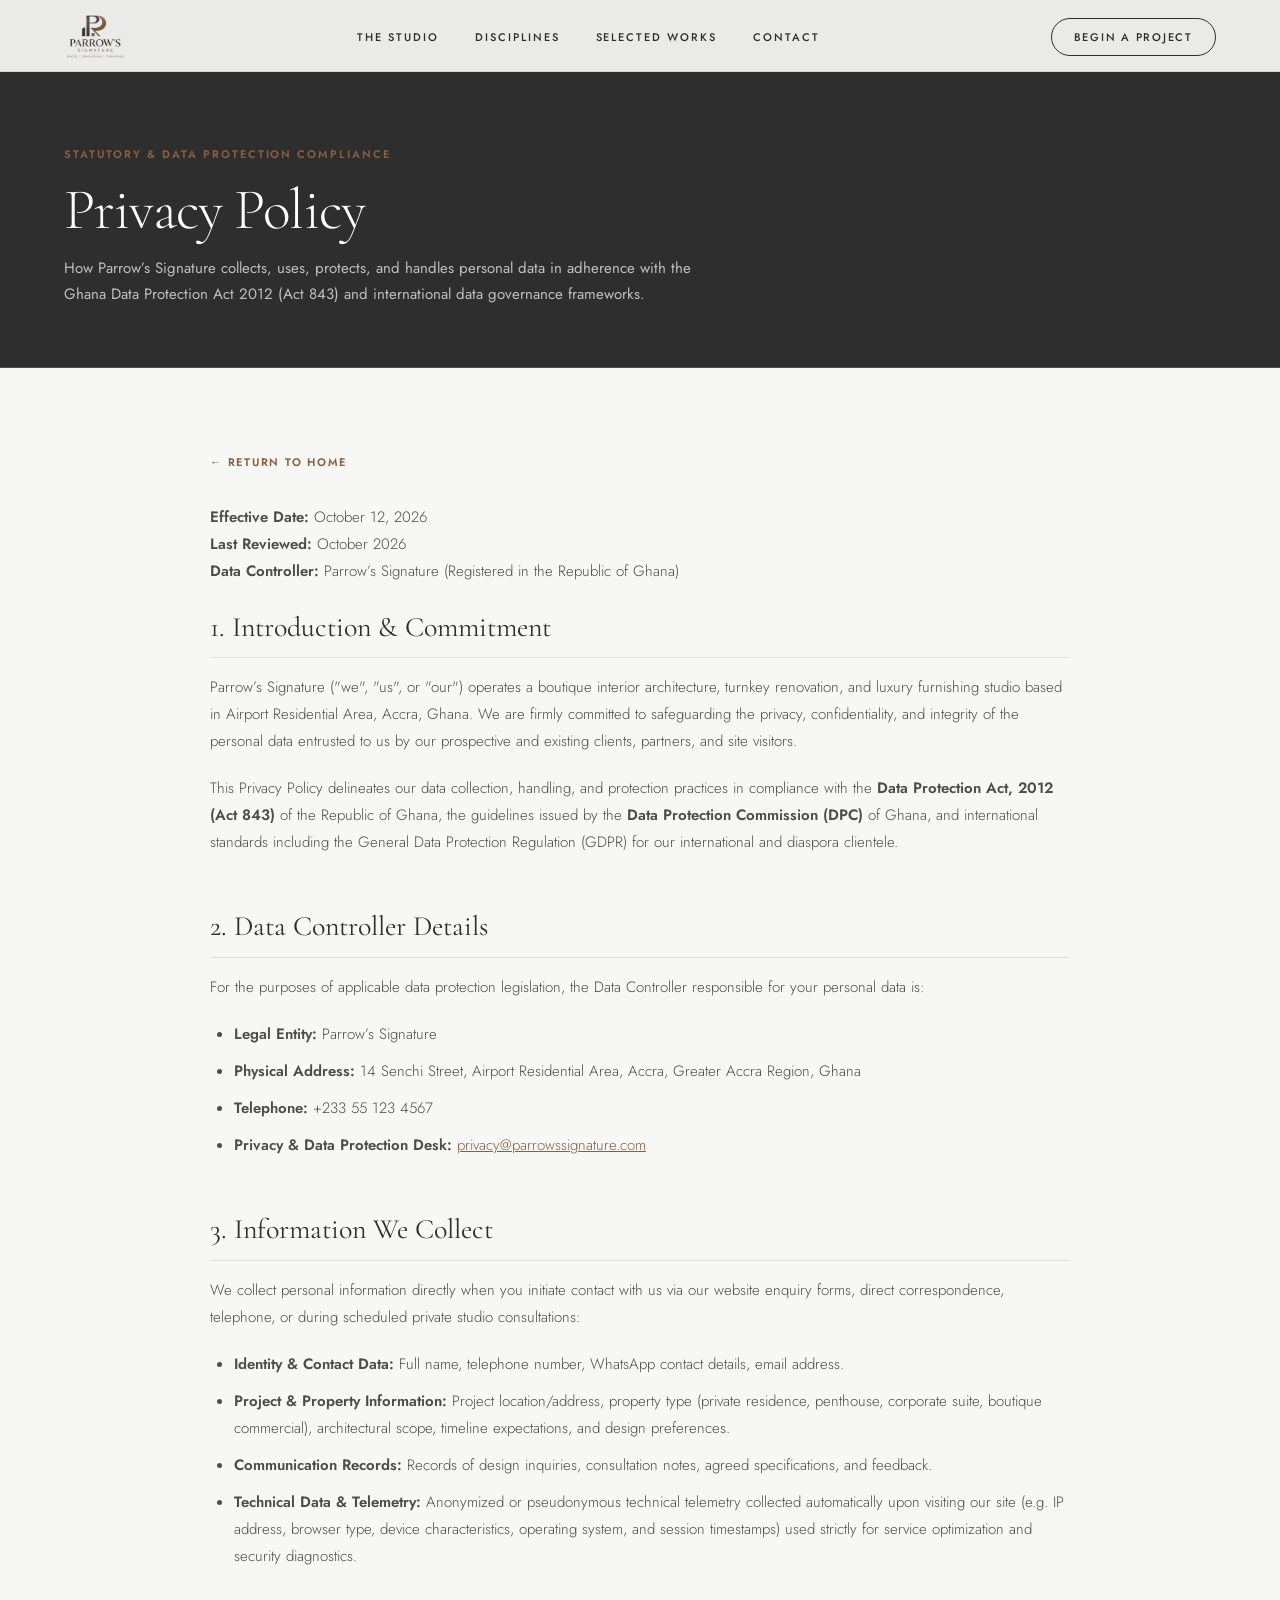
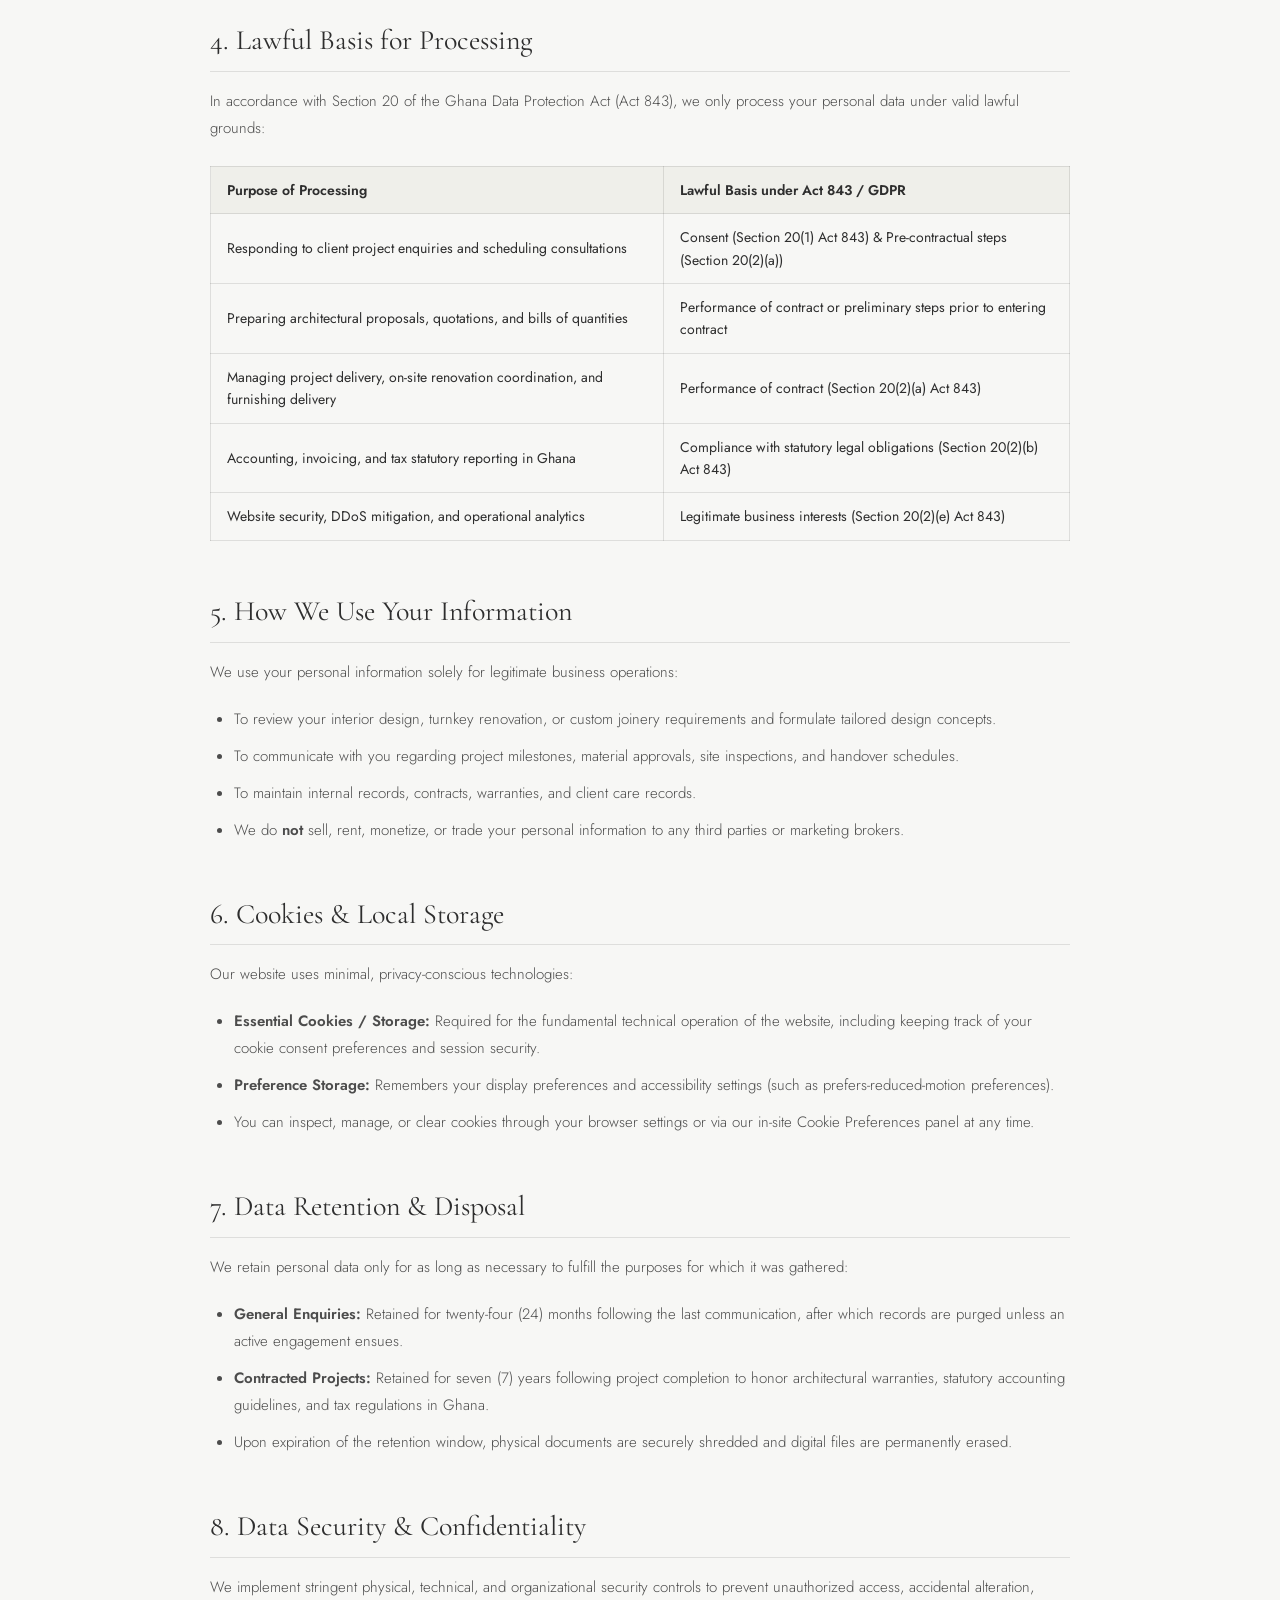
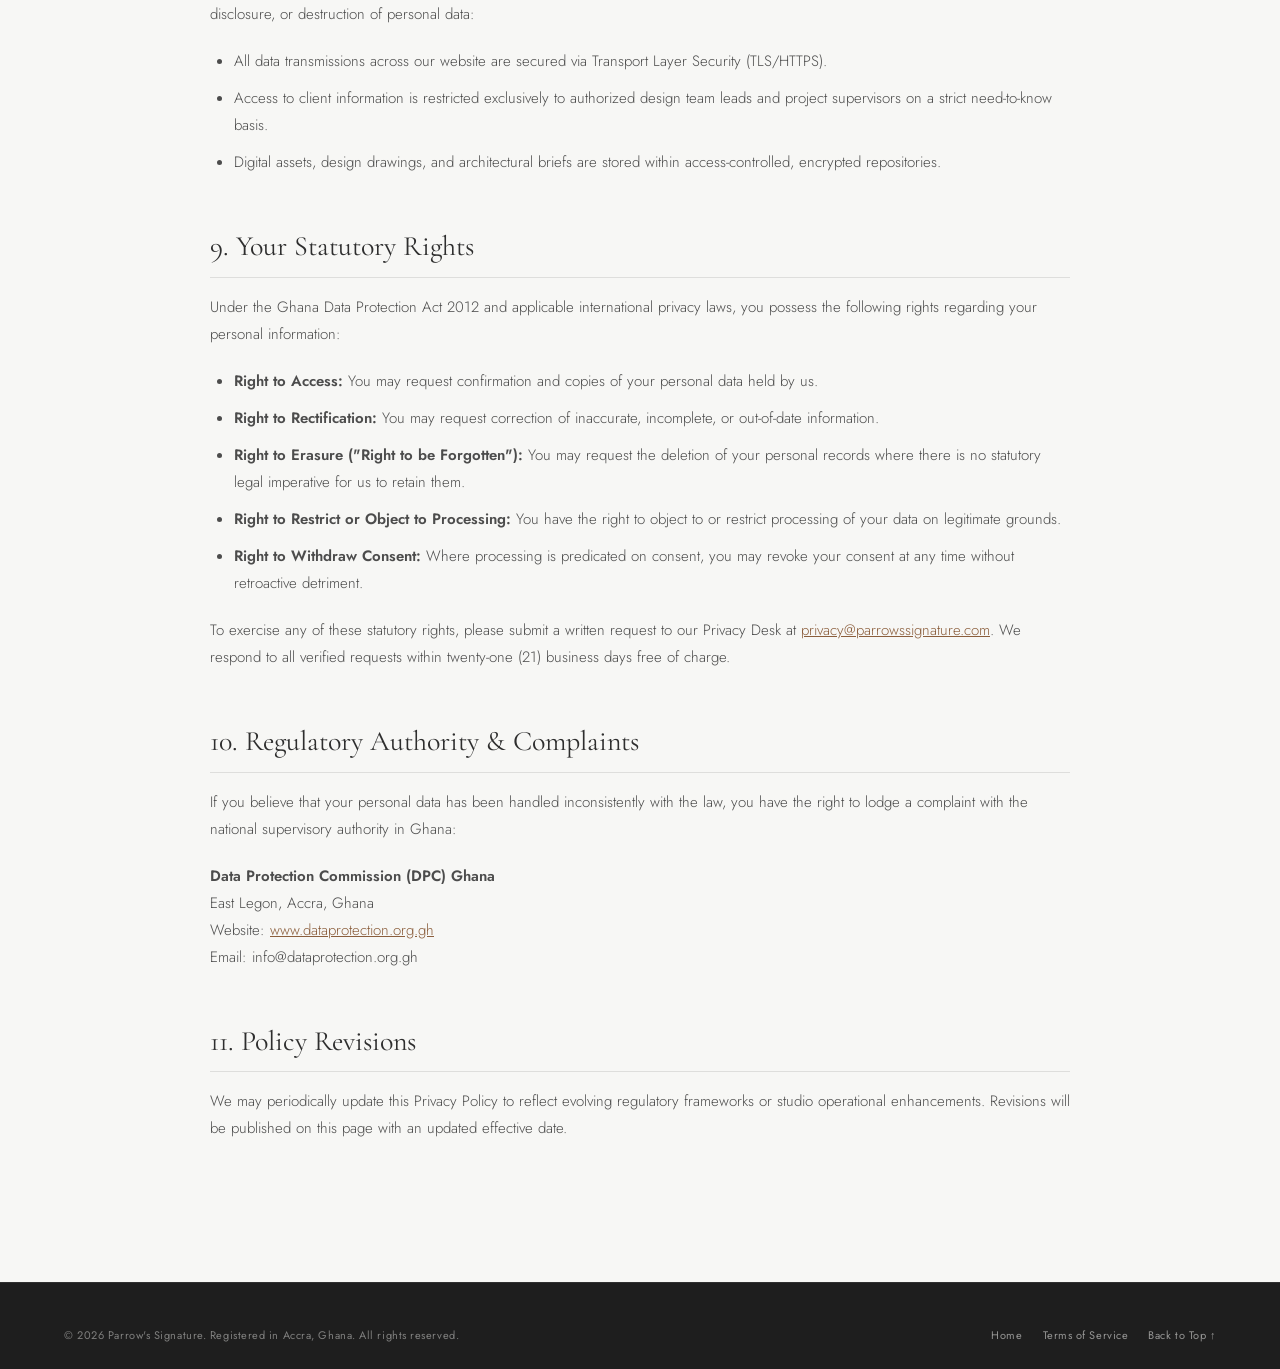
<file: privacy.html>
<!doctype html>
<html lang="en">
<head>
  <meta charset="utf-8">
  <meta name="viewport" content="width=device-width, initial-scale=1, viewport-fit=cover">
  <meta name="description" content="Privacy Policy for Parrow’s Signature. Learn how we handle client data in full compliance with the Ghana Data Protection Act 2012 (Act 843) and international privacy frameworks.">
  <title>Privacy Policy — Parrow’s Signature · Accra, Ghana</title>

  <link rel="icon" type="image/png" href="assets/logo-dark.png">
  <link rel="preconnect" href="https://fonts.googleapis.com">
  <link rel="preconnect" href="https://fonts.gstatic.com" crossorigin>
  <link href="https://fonts.googleapis.com/css2?family=Cormorant+Garamond:ital,wght@0,300;0,400;0,500;1,300;1,400&family=Jost:wght@300;400;500;600&display=swap" rel="stylesheet">
  <link rel="stylesheet" href="style.css">
  <style>
    .legal-page-header {
      padding: 140px 0 60px;
      background-color: var(--color-dark);
      color: #FFFFFF;
      border-bottom: 1px solid var(--border-dark);
    }
    .legal-content-wrap {
      padding: 80px 0 120px;
      max-width: 860px;
      margin: 0 auto;
    }
    .legal-content-wrap h2 {
      font-family: var(--font-serif);
      font-size: 28px;
      font-weight: 400;
      color: var(--color-dark);
      margin: 48px 0 16px;
      padding-bottom: 8px;
      border-bottom: 1px solid var(--border-light);
    }
    .legal-content-wrap h2:first-of-type {
      margin-top: 0;
    }
    .legal-content-wrap p, .legal-content-wrap ul {
      font-size: 15px;
      line-height: 1.8;
      color: rgba(46, 46, 46, 0.85);
      margin-bottom: 20px;
      font-weight: 300;
    }
    .legal-content-wrap ul {
      padding-left: 24px;
    }
    .legal-content-wrap li {
      margin-bottom: 10px;
    }
    .legal-back-nav {
      margin-bottom: 30px;
    }
    .legal-back-nav a {
      font-size: 11px;
      text-transform: uppercase;
      letter-spacing: 0.16em;
      color: var(--color-walnut);
      font-weight: 600;
      display: inline-flex;
      align-items: center;
      gap: 8px;
    }
    .legal-meta-badge {
      display: inline-block;
      font-size: 11px;
      text-transform: uppercase;
      letter-spacing: 0.18em;
      color: var(--color-walnut);
      margin-bottom: 14px;
      font-weight: 600;
    }
    .legal-table {
      width: 100%;
      border-collapse: collapse;
      margin: 24px 0;
      font-size: 14px;
    }
    .legal-table th, .legal-table td {
      padding: 12px 16px;
      text-align: left;
      border: 1px solid var(--border-light);
    }
    .legal-table th {
      background-color: var(--color-light-alt);
      font-weight: 600;
      color: var(--color-dark);
    }
  </style>
</head>
<body id="top">
  <!-- Header -->
  <header class="site-header scrolled" id="siteHeader">
    <div class="container header-inner">
      <a href="index.html" class="brand-logo" aria-label="Parrow's Signature home">
        <img class="logo-dark" src="assets/logo-dark.png" alt="Parrow’s Signature" style="display:block;">
      </a>

      <nav aria-label="Main Navigation">
        <ul class="nav-links">
          <li><a href="index.html#about" style="color:var(--color-dark);">The Studio</a></li>
          <li><a href="index.html#disciplines" style="color:var(--color-dark);">Disciplines</a></li>
          <li><a href="index.html#portfolio" style="color:var(--color-dark);">Selected Works</a></li>
          <li><a href="index.html#contact" style="color:var(--color-dark);">Contact</a></li>
        </ul>
      </nav>

      <div class="header-cta">
        <a href="index.html#contact" class="btn-cta" style="border-color:var(--color-dark);color:var(--color-dark);">Begin a Project</a>
      </div>
    </div>
  </header>

  <!-- Hero Header -->
  <section class="legal-page-header">
    <div class="container">
      <span class="legal-meta-badge">Statutory &amp; Data Protection Compliance</span>
      <h1 class="section-title" style="color:#FFFFFF;">Privacy <em>Policy</em></h1>
      <p style="color:var(--text-muted-light);max-width:640px;margin-top:14px;font-size:15px;line-height:1.7;">
        How Parrow’s Signature collects, uses, protects, and handles personal data in adherence with the Ghana Data Protection Act 2012 (Act 843) and international data governance frameworks.
      </p>
    </div>
  </section>

  <!-- Legal Body -->
  <main class="container legal-content-wrap">
    <div class="legal-back-nav">
      <a href="index.html">&larr; Return to Home</a>
    </div>

    <p><strong>Effective Date:</strong> October 12, 2026<br>
    <strong>Last Reviewed:</strong> October 2026<br>
    <strong>Data Controller:</strong> Parrow’s Signature (Registered in the Republic of Ghana)</p>

    <h2>1. Introduction &amp; Commitment</h2>
    <p>
      Parrow’s Signature ("we", "us", or "our") operates a boutique interior architecture, turnkey renovation, and luxury furnishing studio based in Airport Residential Area, Accra, Ghana. We are firmly committed to safeguarding the privacy, confidentiality, and integrity of the personal data entrusted to us by our prospective and existing clients, partners, and site visitors.
    </p>
    <p>
      This Privacy Policy delineates our data collection, handling, and protection practices in compliance with the <strong>Data Protection Act, 2012 (Act 843)</strong> of the Republic of Ghana, the guidelines issued by the <strong>Data Protection Commission (DPC)</strong> of Ghana, and international standards including the General Data Protection Regulation (GDPR) for our international and diaspora clientele.
    </p>

    <h2>2. Data Controller Details</h2>
    <p>
      For the purposes of applicable data protection legislation, the Data Controller responsible for your personal data is:
    </p>
    <ul>
      <li><strong>Legal Entity:</strong> Parrow’s Signature</li>
      <li><strong>Physical Address:</strong> 14 Senchi Street, Airport Residential Area, Accra, Greater Accra Region, Ghana</li>
      <li><strong>Telephone:</strong> +233 55 123 4567</li>
      <li><strong>Privacy &amp; Data Protection Desk:</strong> <a href="mailto:privacy@parrowssignature.com" style="color:var(--color-walnut);text-decoration:underline;">privacy@parrowssignature.com</a></li>
    </ul>

    <h2>3. Information We Collect</h2>
    <p>
      We collect personal information directly when you initiate contact with us via our website enquiry forms, direct correspondence, telephone, or during scheduled private studio consultations:
    </p>
    <ul>
      <li><strong>Identity &amp; Contact Data:</strong> Full name, telephone number, WhatsApp contact details, email address.</li>
      <li><strong>Project &amp; Property Information:</strong> Project location/address, property type (private residence, penthouse, corporate suite, boutique commercial), architectural scope, timeline expectations, and design preferences.</li>
      <li><strong>Communication Records:</strong> Records of design inquiries, consultation notes, agreed specifications, and feedback.</li>
      <li><strong>Technical Data &amp; Telemetry:</strong> Anonymized or pseudonymous technical telemetry collected automatically upon visiting our site (e.g. IP address, browser type, device characteristics, operating system, and session timestamps) used strictly for service optimization and security diagnostics.</li>
    </ul>

    <h2>4. Lawful Basis for Processing</h2>
    <p>
      In accordance with Section 20 of the Ghana Data Protection Act (Act 843), we only process your personal data under valid lawful grounds:
    </p>
    <table class="legal-table">
      <thead>
        <tr>
          <th>Purpose of Processing</th>
          <th>Lawful Basis under Act 843 / GDPR</th>
        </tr>
      </thead>
      <tbody>
        <tr>
          <td>Responding to client project enquiries and scheduling consultations</td>
          <td>Consent (Section 20(1) Act 843) &amp; Pre-contractual steps (Section 20(2)(a))</td>
        </tr>
        <tr>
          <td>Preparing architectural proposals, quotations, and bills of quantities</td>
          <td>Performance of contract or preliminary steps prior to entering contract</td>
        </tr>
        <tr>
          <td>Managing project delivery, on-site renovation coordination, and furnishing delivery</td>
          <td>Performance of contract (Section 20(2)(a) Act 843)</td>
        </tr>
        <tr>
          <td>Accounting, invoicing, and tax statutory reporting in Ghana</td>
          <td>Compliance with statutory legal obligations (Section 20(2)(b) Act 843)</td>
        </tr>
        <tr>
          <td>Website security, DDoS mitigation, and operational analytics</td>
          <td>Legitimate business interests (Section 20(2)(e) Act 843)</td>
        </tr>
      </tbody>
    </table>

    <h2>5. How We Use Your Information</h2>
    <p>We use your personal information solely for legitimate business operations:</p>
    <ul>
      <li>To review your interior design, turnkey renovation, or custom joinery requirements and formulate tailored design concepts.</li>
      <li>To communicate with you regarding project milestones, material approvals, site inspections, and handover schedules.</li>
      <li>To maintain internal records, contracts, warranties, and client care records.</li>
      <li>We do <strong>not</strong> sell, rent, monetize, or trade your personal information to any third parties or marketing brokers.</li>
    </ul>

    <h2>6. Cookies &amp; Local Storage</h2>
    <p>
      Our website uses minimal, privacy-conscious technologies:
    </p>
    <ul>
      <li><strong>Essential Cookies / Storage:</strong> Required for the fundamental technical operation of the website, including keeping track of your cookie consent preferences and session security.</li>
      <li><strong>Preference Storage:</strong> Remembers your display preferences and accessibility settings (such as prefers-reduced-motion preferences).</li>
      <li>You can inspect, manage, or clear cookies through your browser settings or via our in-site Cookie Preferences panel at any time.</li>
    </ul>

    <h2>7. Data Retention &amp; Disposal</h2>
    <p>
      We retain personal data only for as long as necessary to fulfill the purposes for which it was gathered:
    </p>
    <ul>
      <li><strong>General Enquiries:</strong> Retained for twenty-four (24) months following the last communication, after which records are purged unless an active engagement ensues.</li>
      <li><strong>Contracted Projects:</strong> Retained for seven (7) years following project completion to honor architectural warranties, statutory accounting guidelines, and tax regulations in Ghana.</li>
      <li>Upon expiration of the retention window, physical documents are securely shredded and digital files are permanently erased.</li>
    </ul>

    <h2>8. Data Security &amp; Confidentiality</h2>
    <p>
      We implement stringent physical, technical, and organizational security controls to prevent unauthorized access, accidental alteration, disclosure, or destruction of personal data:
    </p>
    <ul>
      <li>All data transmissions across our website are secured via Transport Layer Security (TLS/HTTPS).</li>
      <li>Access to client information is restricted exclusively to authorized design team leads and project supervisors on a strict need-to-know basis.</li>
      <li>Digital assets, design drawings, and architectural briefs are stored within access-controlled, encrypted repositories.</li>
    </ul>

    <h2>9. Your Statutory Rights</h2>
    <p>
      Under the Ghana Data Protection Act 2012 and applicable international privacy laws, you possess the following rights regarding your personal information:
    </p>
    <ul>
      <li><strong>Right to Access:</strong> You may request confirmation and copies of your personal data held by us.</li>
      <li><strong>Right to Rectification:</strong> You may request correction of inaccurate, incomplete, or out-of-date information.</li>
      <li><strong>Right to Erasure ("Right to be Forgotten"):</strong> You may request the deletion of your personal records where there is no statutory legal imperative for us to retain them.</li>
      <li><strong>Right to Restrict or Object to Processing:</strong> You have the right to object to or restrict processing of your data on legitimate grounds.</li>
      <li><strong>Right to Withdraw Consent:</strong> Where processing is predicated on consent, you may revoke your consent at any time without retroactive detriment.</li>
    </ul>
    <p>
      To exercise any of these statutory rights, please submit a written request to our Privacy Desk at <a href="mailto:privacy@parrowssignature.com" style="color:var(--color-walnut);text-decoration:underline;">privacy@parrowssignature.com</a>. We respond to all verified requests within twenty-one (21) business days free of charge.
    </p>

    <h2>10. Regulatory Authority &amp; Complaints</h2>
    <p>
      If you believe that your personal data has been handled inconsistently with the law, you have the right to lodge a complaint with the national supervisory authority in Ghana:
    </p>
    <p>
      <strong>Data Protection Commission (DPC) Ghana</strong><br>
      East Legon, Accra, Ghana<br>
      Website: <a href="https://www.dataprotection.org.gh" target="_blank" rel="noopener noreferrer" style="color:var(--color-walnut);text-decoration:underline;">www.dataprotection.org.gh</a><br>
      Email: info@dataprotection.org.gh
    </p>

    <h2>11. Policy Revisions</h2>
    <p>
      We may periodically update this Privacy Policy to reflect evolving regulatory frameworks or studio operational enhancements. Revisions will be published on this page with an updated effective date.
    </p>
  </main>

  <!-- Footer -->
  <footer class="site-footer">
    <div class="container">
      <div class="footer-bottom" style="border-top:none;padding-top:0;">
        <div>&copy; 2026 Parrow's Signature. Registered in Accra, Ghana. All rights reserved.</div>
        <div class="footer-legal-links">
          <a href="index.html">Home</a>
          <a href="terms.html">Terms of Service</a>
          <a href="#top">Back to Top &uarr;</a>
        </div>
      </div>
    </div>
  </footer>
</body>
</html>
</file>
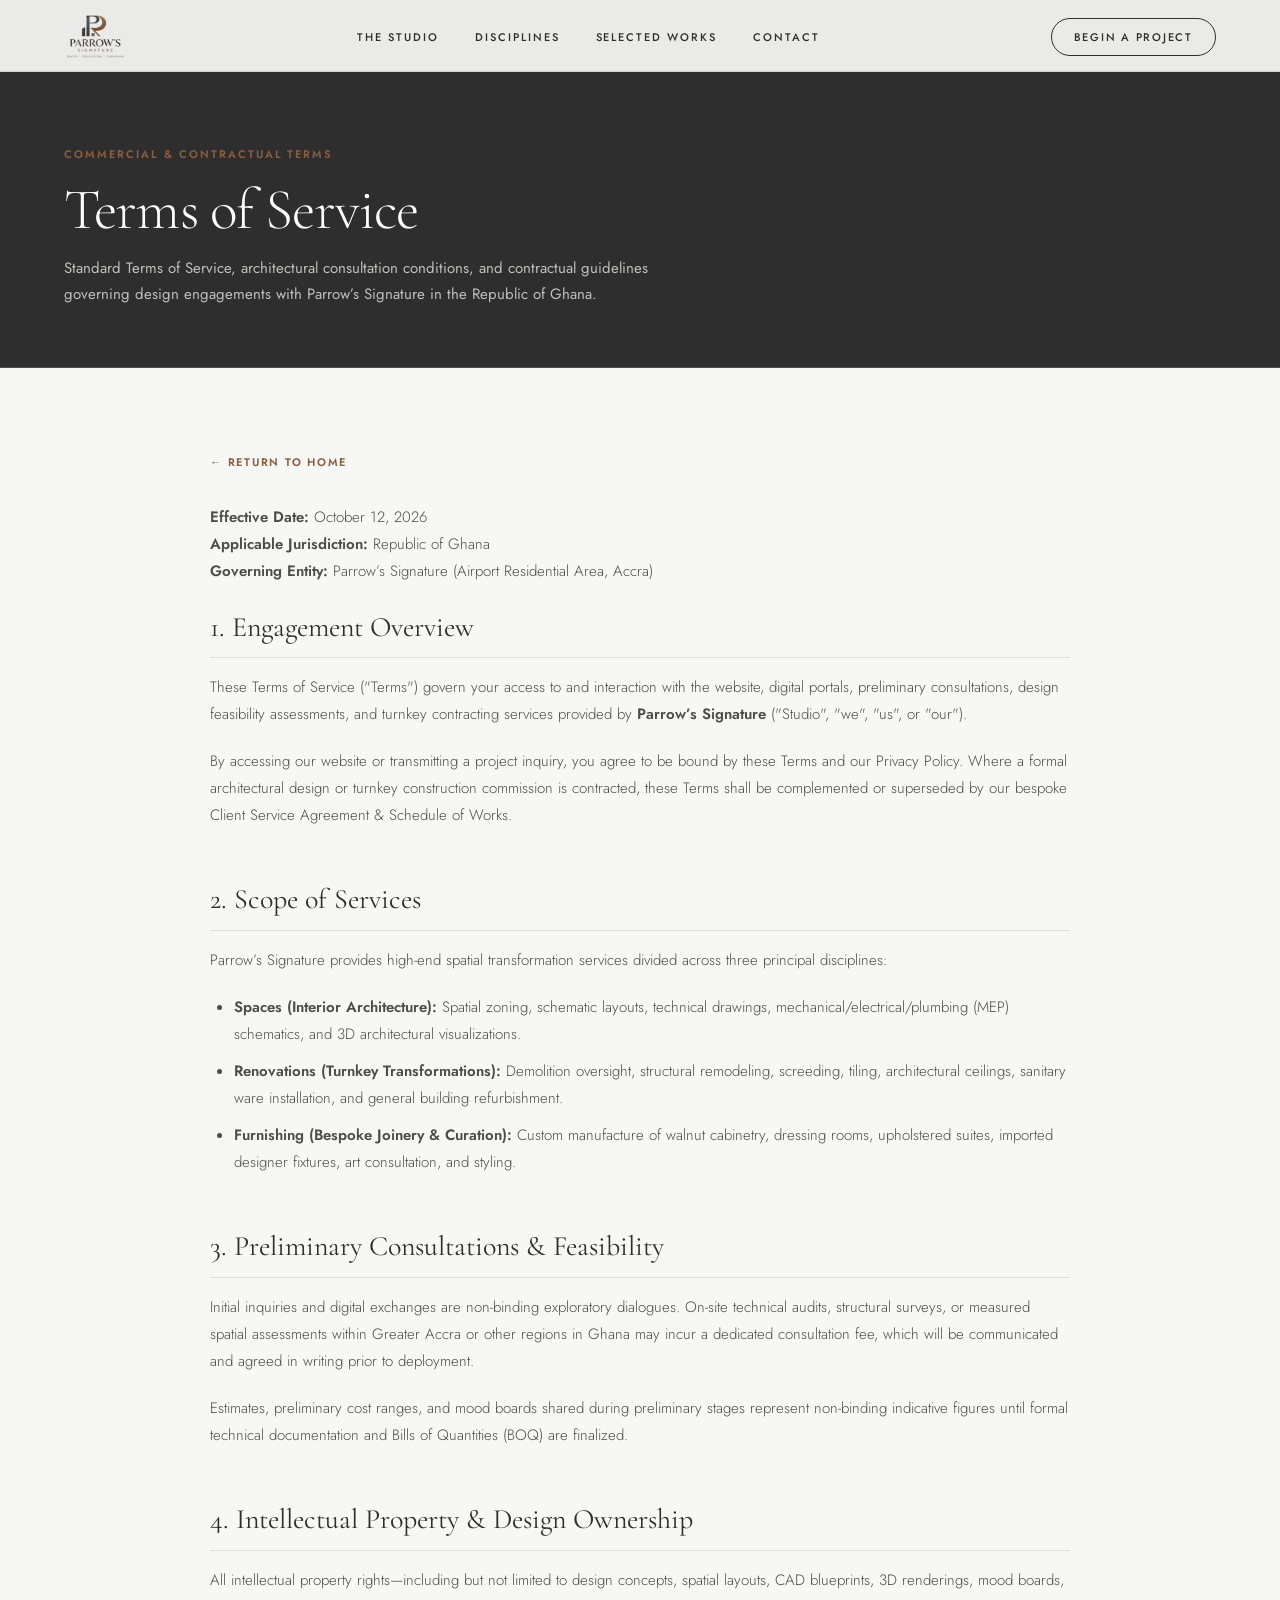
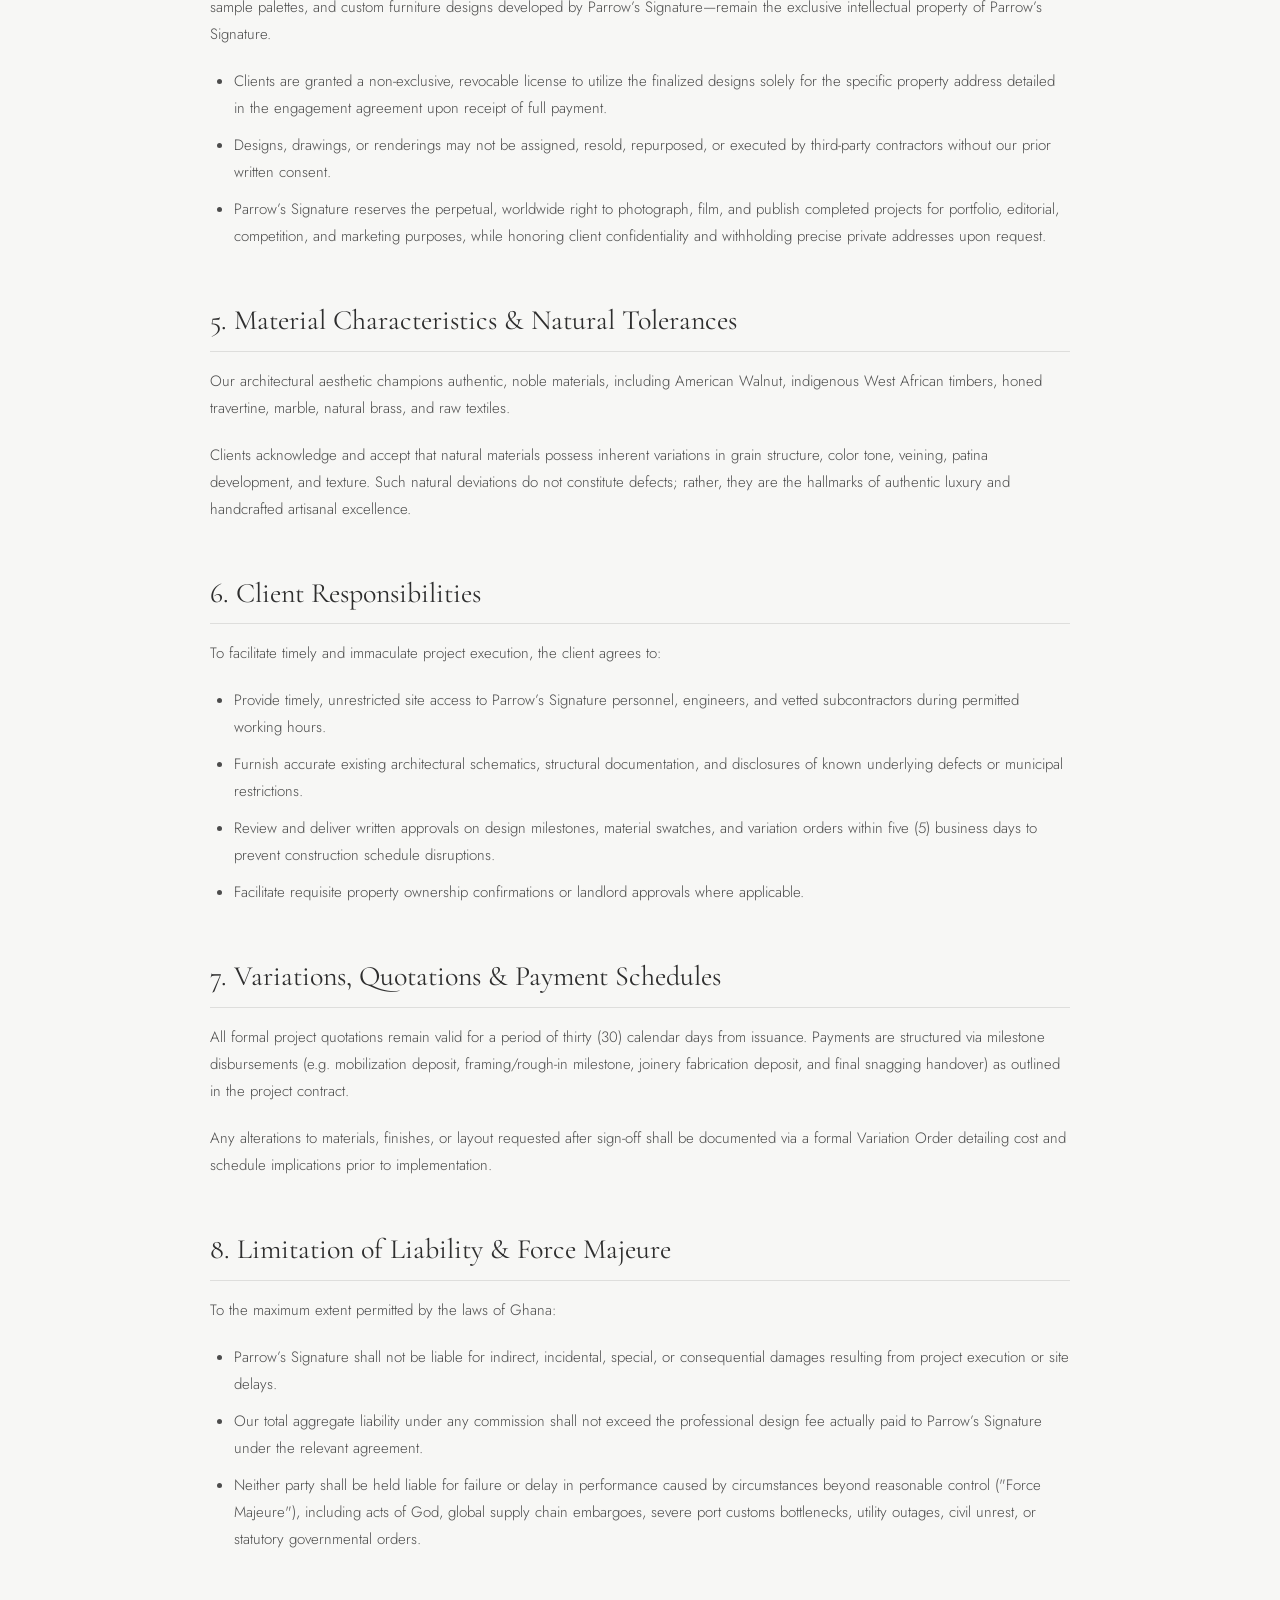
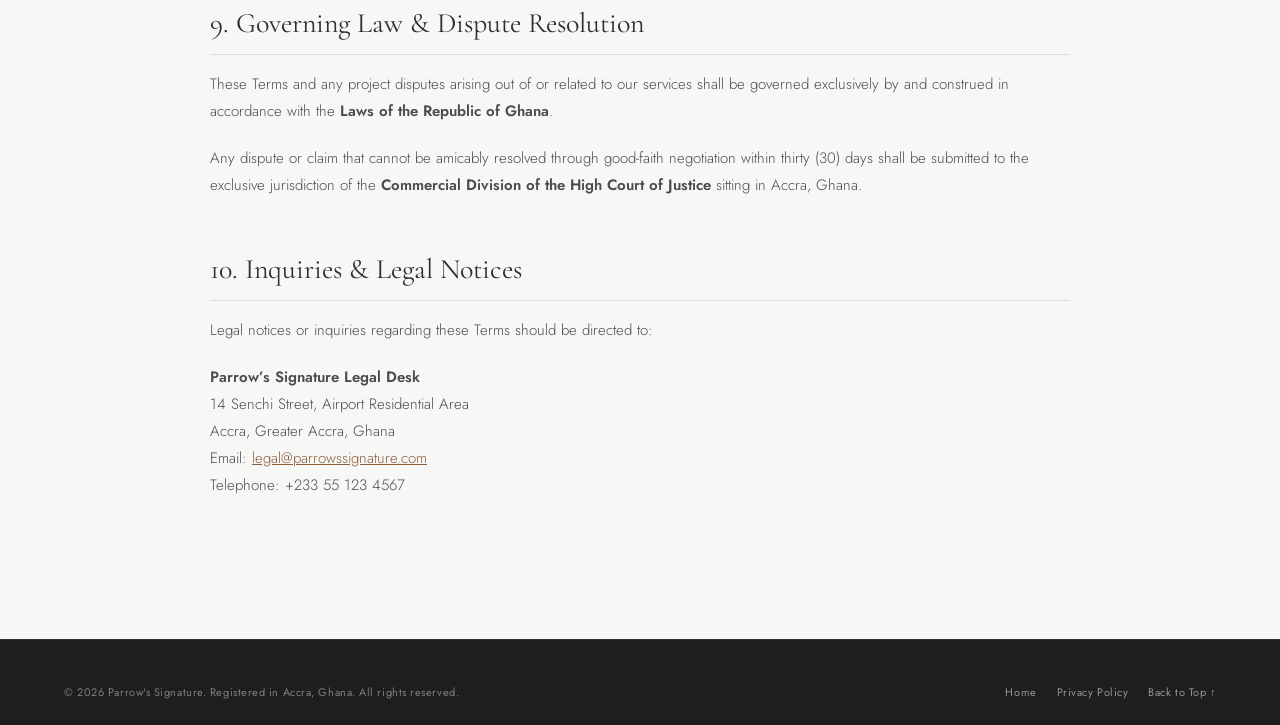
<file: terms.html>
<!doctype html>
<html lang="en">
<head>
  <meta charset="utf-8">
  <meta name="viewport" content="width=device-width, initial-scale=1, viewport-fit=cover">
  <meta name="description" content="Terms of Service and Architectural Consultation Agreement for Parrow’s Signature — luxury interior design, turnkey renovation, and bespoke furnishing studio in Accra, Ghana.">
  <title>Terms of Service — Parrow’s Signature · Accra, Ghana</title>

  <link rel="icon" type="image/png" href="assets/logo-dark.png">
  <link rel="preconnect" href="https://fonts.googleapis.com">
  <link rel="preconnect" href="https://fonts.gstatic.com" crossorigin>
  <link href="https://fonts.googleapis.com/css2?family=Cormorant+Garamond:ital,wght@0,300;0,400;0,500;1,300;1,400&family=Jost:wght@300;400;500;600&display=swap" rel="stylesheet">
  <link rel="stylesheet" href="style.css">
  <style>
    .legal-page-header {
      padding: 140px 0 60px;
      background-color: var(--color-dark);
      color: #FFFFFF;
      border-bottom: 1px solid var(--border-dark);
    }
    .legal-content-wrap {
      padding: 80px 0 120px;
      max-width: 860px;
      margin: 0 auto;
    }
    .legal-content-wrap h2 {
      font-family: var(--font-serif);
      font-size: 28px;
      font-weight: 400;
      color: var(--color-dark);
      margin: 48px 0 16px;
      padding-bottom: 8px;
      border-bottom: 1px solid var(--border-light);
    }
    .legal-content-wrap h2:first-of-type {
      margin-top: 0;
    }
    .legal-content-wrap p, .legal-content-wrap ul {
      font-size: 15px;
      line-height: 1.8;
      color: rgba(46, 46, 46, 0.85);
      margin-bottom: 20px;
      font-weight: 300;
    }
    .legal-content-wrap ul {
      padding-left: 24px;
    }
    .legal-content-wrap li {
      margin-bottom: 10px;
    }
    .legal-back-nav {
      margin-bottom: 30px;
    }
    .legal-back-nav a {
      font-size: 11px;
      text-transform: uppercase;
      letter-spacing: 0.16em;
      color: var(--color-walnut);
      font-weight: 600;
      display: inline-flex;
      align-items: center;
      gap: 8px;
    }
    .legal-meta-badge {
      display: inline-block;
      font-size: 11px;
      text-transform: uppercase;
      letter-spacing: 0.18em;
      color: var(--color-walnut);
      margin-bottom: 14px;
      font-weight: 600;
    }
  </style>
</head>
<body id="top">
  <!-- Header -->
  <header class="site-header scrolled" id="siteHeader">
    <div class="container header-inner">
      <a href="index.html" class="brand-logo" aria-label="Parrow's Signature home">
        <img class="logo-dark" src="assets/logo-dark.png" alt="Parrow’s Signature" style="display:block;">
      </a>

      <nav aria-label="Main Navigation">
        <ul class="nav-links">
          <li><a href="index.html#about" style="color:var(--color-dark);">The Studio</a></li>
          <li><a href="index.html#disciplines" style="color:var(--color-dark);">Disciplines</a></li>
          <li><a href="index.html#portfolio" style="color:var(--color-dark);">Selected Works</a></li>
          <li><a href="index.html#contact" style="color:var(--color-dark);">Contact</a></li>
        </ul>
      </nav>

      <div class="header-cta">
        <a href="index.html#contact" class="btn-cta" style="border-color:var(--color-dark);color:var(--color-dark);">Begin a Project</a>
      </div>
    </div>
  </header>

  <!-- Hero Header -->
  <section class="legal-page-header">
    <div class="container">
      <span class="legal-meta-badge">Commercial &amp; Contractual Terms</span>
      <h1 class="section-title" style="color:#FFFFFF;">Terms of <em>Service</em></h1>
      <p style="color:var(--text-muted-light);max-width:640px;margin-top:14px;font-size:15px;line-height:1.7;">
        Standard Terms of Service, architectural consultation conditions, and contractual guidelines governing design engagements with Parrow’s Signature in the Republic of Ghana.
      </p>
    </div>
  </section>

  <!-- Legal Body -->
  <main class="container legal-content-wrap">
    <div class="legal-back-nav">
      <a href="index.html">&larr; Return to Home</a>
    </div>

    <p><strong>Effective Date:</strong> October 12, 2026<br>
    <strong>Applicable Jurisdiction:</strong> Republic of Ghana<br>
    <strong>Governing Entity:</strong> Parrow’s Signature (Airport Residential Area, Accra)</p>

    <h2>1. Engagement Overview</h2>
    <p>
      These Terms of Service ("Terms") govern your access to and interaction with the website, digital portals, preliminary consultations, design feasibility assessments, and turnkey contracting services provided by <strong>Parrow’s Signature</strong> ("Studio", "we", "us", or "our").
    </p>
    <p>
      By accessing our website or transmitting a project inquiry, you agree to be bound by these Terms and our Privacy Policy. Where a formal architectural design or turnkey construction commission is contracted, these Terms shall be complemented or superseded by our bespoke <em>Client Service Agreement &amp; Schedule of Works</em>.
    </p>

    <h2>2. Scope of Services</h2>
    <p>
      Parrow’s Signature provides high-end spatial transformation services divided across three principal disciplines:
    </p>
    <ul>
      <li><strong>Spaces (Interior Architecture):</strong> Spatial zoning, schematic layouts, technical drawings, mechanical/electrical/plumbing (MEP) schematics, and 3D architectural visualizations.</li>
      <li><strong>Renovations (Turnkey Transformations):</strong> Demolition oversight, structural remodeling, screeding, tiling, architectural ceilings, sanitary ware installation, and general building refurbishment.</li>
      <li><strong>Furnishing (Bespoke Joinery &amp; Curation):</strong> Custom manufacture of walnut cabinetry, dressing rooms, upholstered suites, imported designer fixtures, art consultation, and styling.</li>
    </ul>

    <h2>3. Preliminary Consultations &amp; Feasibility</h2>
    <p>
      Initial inquiries and digital exchanges are non-binding exploratory dialogues. On-site technical audits, structural surveys, or measured spatial assessments within Greater Accra or other regions in Ghana may incur a dedicated consultation fee, which will be communicated and agreed in writing prior to deployment.
    </p>
    <p>
      Estimates, preliminary cost ranges, and mood boards shared during preliminary stages represent non-binding indicative figures until formal technical documentation and Bills of Quantities (BOQ) are finalized.
    </p>

    <h2>4. Intellectual Property &amp; Design Ownership</h2>
    <p>
      All intellectual property rights—including but not limited to design concepts, spatial layouts, CAD blueprints, 3D renderings, mood boards, sample palettes, and custom furniture designs developed by Parrow’s Signature—remain the exclusive intellectual property of Parrow’s Signature.
    </p>
    <ul>
      <li>Clients are granted a non-exclusive, revocable license to utilize the finalized designs solely for the specific property address detailed in the engagement agreement upon receipt of full payment.</li>
      <li>Designs, drawings, or renderings may not be assigned, resold, repurposed, or executed by third-party contractors without our prior written consent.</li>
      <li>Parrow’s Signature reserves the perpetual, worldwide right to photograph, film, and publish completed projects for portfolio, editorial, competition, and marketing purposes, while honoring client confidentiality and withholding precise private addresses upon request.</li>
    </ul>

    <h2>5. Material Characteristics &amp; Natural Tolerances</h2>
    <p>
      Our architectural aesthetic champions authentic, noble materials, including American Walnut, indigenous West African timbers, honed travertine, marble, natural brass, and raw textiles.
    </p>
    <p>
      Clients acknowledge and accept that natural materials possess inherent variations in grain structure, color tone, veining, patina development, and texture. Such natural deviations do not constitute defects; rather, they are the hallmarks of authentic luxury and handcrafted artisanal excellence.
    </p>

    <h2>6. Client Responsibilities</h2>
    <p>
      To facilitate timely and immaculate project execution, the client agrees to:
    </p>
    <ul>
      <li>Provide timely, unrestricted site access to Parrow’s Signature personnel, engineers, and vetted subcontractors during permitted working hours.</li>
      <li>Furnish accurate existing architectural schematics, structural documentation, and disclosures of known underlying defects or municipal restrictions.</li>
      <li>Review and deliver written approvals on design milestones, material swatches, and variation orders within five (5) business days to prevent construction schedule disruptions.</li>
      <li>Facilitate requisite property ownership confirmations or landlord approvals where applicable.</li>
    </ul>

    <h2>7. Variations, Quotations &amp; Payment Schedules</h2>
    <p>
      All formal project quotations remain valid for a period of thirty (30) calendar days from issuance. Payments are structured via milestone disbursements (e.g. mobilization deposit, framing/rough-in milestone, joinery fabrication deposit, and final snagging handover) as outlined in the project contract.
    </p>
    <p>
      Any alterations to materials, finishes, or layout requested after sign-off shall be documented via a formal <em>Variation Order</em> detailing cost and schedule implications prior to implementation.
    </p>

    <h2>8. Limitation of Liability &amp; Force Majeure</h2>
    <p>
      To the maximum extent permitted by the laws of Ghana:
    </p>
    <ul>
      <li>Parrow’s Signature shall not be liable for indirect, incidental, special, or consequential damages resulting from project execution or site delays.</li>
      <li>Our total aggregate liability under any commission shall not exceed the professional design fee actually paid to Parrow’s Signature under the relevant agreement.</li>
      <li>Neither party shall be held liable for failure or delay in performance caused by circumstances beyond reasonable control ("Force Majeure"), including acts of God, global supply chain embargoes, severe port customs bottlenecks, utility outages, civil unrest, or statutory governmental orders.</li>
    </ul>

    <h2>9. Governing Law &amp; Dispute Resolution</h2>
    <p>
      These Terms and any project disputes arising out of or related to our services shall be governed exclusively by and construed in accordance with the <strong>Laws of the Republic of Ghana</strong>.
    </p>
    <p>
      Any dispute or claim that cannot be amicably resolved through good-faith negotiation within thirty (30) days shall be submitted to the exclusive jurisdiction of the <strong>Commercial Division of the High Court of Justice</strong> sitting in Accra, Ghana.
    </p>

    <h2>10. Inquiries &amp; Legal Notices</h2>
    <p>
      Legal notices or inquiries regarding these Terms should be directed to:
    </p>
    <p>
      <strong>Parrow’s Signature Legal Desk</strong><br>
      14 Senchi Street, Airport Residential Area<br>
      Accra, Greater Accra, Ghana<br>
      Email: <a href="mailto:legal@parrowssignature.com" style="color:var(--color-walnut);text-decoration:underline;">legal@parrowssignature.com</a><br>
      Telephone: +233 55 123 4567
    </p>
  </main>

  <!-- Footer -->
  <footer class="site-footer">
    <div class="container">
      <div class="footer-bottom" style="border-top:none;padding-top:0;">
        <div>&copy; 2026 Parrow's Signature. Registered in Accra, Ghana. All rights reserved.</div>
        <div class="footer-legal-links">
          <a href="index.html">Home</a>
          <a href="privacy.html">Privacy Policy</a>
          <a href="#top">Back to Top &uarr;</a>
        </div>
      </div>
    </div>
  </footer>
</body>
</html>
</file>
<file: style.css>
/* ==========================================================================
   PARROW'S SIGNATURE — LUXURY LANDING PAGE
   Brand Palette:
     - Dark Grey: #2E2E2E (Strength, modern, professional)
     - Off-White: #F7F7F5 (Clean, minimal, timeless)
     - Walnut:    #8B5E3C (Warm, natural, premium accent)
   Typography:
     - Headings: Cormorant Garamond (High-contrast luxury serif)
     - Body: Jost (Clean geometric sans with generous tracking)
   ========================================================================== */

:root {
  --color-dark: #2E2E2E;
  --color-dark-deep: #1E1E1E;
  --color-dark-surface: #262626;
  --color-light: #F7F7F5;
  --color-light-alt: #EFEFEA;
  --color-white: #FFFFFF;
  --color-walnut: #8B5E3C;
  --color-walnut-hover: #9E6C46;
  --color-walnut-light: rgba(139, 94, 60, 0.12);
  --color-walnut-border: rgba(139, 94, 60, 0.35);

  --border-light: rgba(46, 46, 46, 0.12);
  --border-dark: rgba(247, 247, 245, 0.15);
  --text-muted-dark: rgba(46, 46, 46, 0.68);
  --text-muted-light: rgba(247, 247, 245, 0.72);

  --font-serif: 'Cormorant Garamond', Garamond, Georgia, serif;
  --font-sans: 'Jost', -apple-system, BlinkMacSystemFont, 'Segoe UI', Roboto, sans-serif;
  --ease: cubic-bezier(0.2, 0.8, 0.2, 1);
}

/* Base & Reset */
*, *::before, *::after {
  box-sizing: border-box;
  margin: 0;
  padding: 0;
}

html {
  font-family: var(--font-sans);
  background-color: var(--color-light);
  color: var(--color-dark);
  font-size: 16px;
  line-height: 1.6;
  scroll-behavior: smooth;
  -webkit-font-smoothing: antialiased;
}

body {
  width: 100%;
  overflow-x: hidden;
  background-color: var(--color-light);
}

body.pl-active {
  overflow: hidden !important;
}

body.pl-done .preloader {
  display: none !important;
}

/* ==========================================================================
   LOAM-STYLE PRELOADER CURTAIN (Parrow's Signature)
   ========================================================================== */
.preloader {
  position: fixed;
  inset: 0;
  z-index: 99999;
  overflow: hidden;
  pointer-events: auto;
}

.pl-panels {
  position: absolute;
  inset: 0;
  display: flex;
  width: 100%;
  height: 100%;
}

.pl-panels i {
  flex: 1 1 0;
  height: 100%;
  background: var(--color-dark-deep, #141312);
  transform: translateY(0);
  transition: transform 0.62s cubic-bezier(0.76, 0, 0.24, 1);
  will-change: transform;
}

.preloader.lift .pl-panels i {
  transform: translateY(-101%);
}

.pl-panels i:nth-child(1) { transition-delay: 0.21s; }
.pl-panels i:nth-child(2) { transition-delay: 0.18s; }
.pl-panels i:nth-child(3) { transition-delay: 0.15s; }
.pl-panels i:nth-child(4) { transition-delay: 0.12s; }
.pl-panels i:nth-child(5) { transition-delay: 0.09s; }
.pl-panels i:nth-child(6) { transition-delay: 0.06s; }
.pl-panels i:nth-child(7) { transition-delay: 0.03s; }

.pl-logo {
  position: absolute;
  inset: 0;
  z-index: 2;
  display: flex;
  flex-direction: column;
  align-items: center;
  justify-content: center;
  gap: 22px;
  pointer-events: none;
  transition: opacity 0.4s ease, transform 0.4s ease;
}

.pl-logo img {
  height: 48px;
  width: auto;
  max-width: 240px;
  object-fit: contain;
  filter: blur(20px);
  will-change: filter;
  transition: filter 0.08s linear;
}

.pl-pct {
  font-family: var(--font-sans);
  font-size: 11px;
  font-weight: 600;
  letter-spacing: 0.28em;
  color: rgba(255, 255, 240, 0.6);
  text-transform: uppercase;
}

.pl-pct::after {
  content: "%";
}

@media (prefers-reduced-motion: reduce) {
  .preloader {
    display: none !important;
  }
}

img {
  display: block;
  max-width: 100%;
  height: auto;
}

a {
  color: inherit;
  text-decoration: none;
}

button, input, select, textarea {
  font-family: inherit;
}

/* Maintain identical font style throughout & guarantee consistent sentence colors */
em, i {
  font-style: normal;
  color: inherit;
}

strong, b {
  color: inherit;
  font-weight: 600;
}

.container {
  width: 100%;
  max-width: 1280px;
  margin: 0 auto;
  padding: 0 5vw;
}

/* Header & Navigation */
.site-header {
  position: fixed;
  top: 0;
  left: 0;
  width: 100%;
  z-index: 100;
  height: 84px;
  display: flex;
  align-items: center;
  transition: background-color 0.4s var(--ease), height 0.4s var(--ease), border-color 0.4s var(--ease), backdrop-filter 0.4s var(--ease);
  border-bottom: 1px solid transparent;
}

.site-header.scrolled {
  height: 72px;
  background-color: rgba(247, 247, 245, 0.94);
  backdrop-filter: blur(16px);
  border-bottom: 1px solid var(--border-light);
}

.header-inner {
  display: flex;
  justify-content: space-between;
  align-items: center;
  width: 100%;
}

.brand-logo {
  display: flex;
  align-items: center;
  height: 52px;
}

.brand-logo img {
  height: 48px;
  width: auto;
  object-fit: contain;
  transition: opacity 0.3s ease;
}

.brand-logo .logo-dark {
  display: none;
}
.brand-logo .logo-light {
  display: block;
}

.site-header.scrolled .brand-logo .logo-dark {
  display: block;
}
.site-header.scrolled .brand-logo .logo-light {
  display: none;
}

.nav-links {
  display: flex;
  gap: 36px;
  list-style: none;
}

.nav-links a {
  font-size: 11px;
  text-transform: uppercase;
  letter-spacing: 0.18em;
  font-weight: 500;
  color: #FFFFFF;
  transition: color 0.3s ease;
  position: relative;
  padding-bottom: 4px;
}

.nav-links a::after {
  content: '';
  position: absolute;
  left: 0;
  bottom: 0;
  width: 0;
  height: 1px;
  background-color: var(--color-walnut);
  transition: width 0.3s var(--ease);
}

.nav-links a:hover::after {
  width: 100%;
}

.site-header:not(.scrolled) .nav-links a {
  color: #FFFFF0 !important;
  text-shadow: 0 1px 14px rgba(0, 0, 0, 0.85);
  font-weight: 500;
}

.site-header:not(.scrolled) .nav-links a:hover {
  color: #FFFFFF !important;
}

.site-header:not(.scrolled) .nav-links a::after {
  background-color: #FFFFF0 !important;
}

.site-header:not(.scrolled) .header-cta .btn-cta {
  color: #FFFFF0 !important;
  border-color: rgba(255, 255, 240, 0.7) !important;
  background: rgba(18, 16, 14, 0.4);
  backdrop-filter: blur(8px);
  -webkit-backdrop-filter: blur(8px);
  text-shadow: 0 1px 8px rgba(0, 0, 0, 0.7);
  font-weight: 600;
}

.site-header:not(.scrolled) .header-cta .btn-cta:hover {
  background-color: #FFFFF0 !important;
  border-color: #FFFFF0 !important;
  color: #141312 !important;
  text-shadow: none;
}

.site-header.scrolled .nav-links a {
  color: var(--color-dark);
}

.nav-links a:hover {
  color: var(--color-walnut);
}

.header-cta .btn-cta {
  font-size: 11px;
  text-transform: uppercase;
  letter-spacing: 0.16em;
  font-weight: 500;
  padding: 10px 22px;
  border-radius: 40px;
  transition: all 0.3s var(--ease);
  border: 1px solid rgba(255, 255, 255, 0.4);
  color: #FFFFFF;
  background: transparent;
}

.site-header.scrolled .header-cta .btn-cta {
  border-color: var(--color-dark);
  color: var(--color-dark);
}

.site-header.scrolled .header-cta .btn-cta:hover {
  background-color: var(--color-walnut);
  border-color: var(--color-walnut);
  color: #FFFFFF;
}

.mobile-toggle {
  display: none;
  background: none;
  border: none;
  cursor: pointer;
  padding: 8px;
  color: #FFFFFF;
}

.site-header.scrolled .mobile-toggle {
  color: var(--color-dark);
}

/* Hero Section (Video Hero) — Art-Directed Corner Bottom-Left Layout */
.hero-section {
  position: relative;
  min-height: 100vh;
  min-height: 100svh;
  display: flex;
  align-items: flex-end;
  justify-content: flex-start;
  color: #FFFFF0;
  overflow: hidden;
  background-color: var(--color-dark-deep);
  padding-top: 100px;
  padding-bottom: clamp(48px, 8vh, 88px);
  text-align: left;
}

.hero-section::before {
  content: '';
  position: absolute;
  inset: 0;
  z-index: 2;
  pointer-events: none;
  background:
    linear-gradient(180deg, rgba(14, 13, 12, 0.65) 0%, rgba(14, 13, 12, 0.2) 18%, transparent 32%),
    linear-gradient(0deg, rgba(14, 13, 12, 0.90) 0%, rgba(14, 13, 12, 0.62) 32%, rgba(14, 13, 12, 0.18) 58%, transparent 78%),
    linear-gradient(90deg, rgba(14, 13, 12, 0.88) 0%, rgba(14, 13, 12, 0.52) 42%, rgba(14, 13, 12, 0.12) 68%, transparent 88%);
}

.hero-video-bg {
  position: absolute;
  inset: 0;
  width: 100%;
  height: 100%;
  object-fit: cover;
  object-position: center center;
  z-index: 1;
  transform: translateZ(0);
  -webkit-transform: translateZ(0);
  backface-visibility: hidden;
  -webkit-backface-visibility: hidden;
  pointer-events: none;
}

.hero-overlay {
  display: none;
}

.hero-container {
  width: 100%;
  max-width: 1280px;
  margin: 0 auto;
  padding: 0 5vw;
}

.hero-content {
  position: relative;
  z-index: 3;
  max-width: 820px;
  margin: 0;
  padding: 0;
  display: flex;
  flex-direction: column;
  align-items: flex-start;
  text-align: left;
}

.hero-eyebrow {
  display: none;
}

/* Hero Headline — Sleek Typewriter Effect */
.hero-title {
  font-family: var(--font-serif);
  font-size: clamp(44px, 5.8vw, 84px);
  font-weight: 600;
  line-height: 1.04;
  letter-spacing: -0.02em;
  color: #FFFFF0 !important;
  text-shadow: 0 2px 24px rgba(0, 0, 0, 0.85), 0 1px 3px rgba(0, 0, 0, 0.95);
  margin: 0 0 28px 0;
  max-width: 13ch;
  text-align: left;
  position: relative;
  min-height: 2.1em;
}

.hero-title em {
  font-style: normal;
  color: inherit !important;
  font-weight: inherit;
  text-shadow: inherit;
}

.typewriter-cursor {
  display: inline-block;
  width: 3px;
  height: 0.82em;
  background-color: #FFFFF0;
  margin-left: 4px;
  vertical-align: -0.04em;
  animation: tw-blink 0.65s infinite ease-in-out;
  box-shadow: 0 0 12px rgba(255, 255, 240, 0.7);
  transition: opacity 0.35s ease;
}

.typewriter-cursor.finished {
  opacity: 0;
  animation: none;
}

@keyframes tw-blink {
  0%, 100% { opacity: 1; }
  50% { opacity: 0; }
}

.hero-actions {
  display: flex;
  gap: 16px;
  align-items: center;
  justify-content: flex-start;
  margin: 0;
  opacity: 0;
  transform: translateY(18px);
  transition:
    opacity 0.65s cubic-bezier(0.16, 1, 0.3, 1),
    transform 0.65s cubic-bezier(0.16, 1, 0.3, 1);
  will-change: opacity, transform;
  flex-wrap: wrap;
}

.hero-actions.revealed,
.hero-revealed .hero-actions,
body.pl-done .hero-actions,
body:not(.pl-active) .hero-actions {
  opacity: 1 !important;
  transform: translateY(0) !important;
}

@media (prefers-reduced-motion: reduce) {
  .typewriter-cursor {
    display: none !important;
  }
  .hero-actions {
    opacity: 1 !important;
    transform: none !important;
    transition: none !important;
  }
}

/* ==========================================================================
   CINEMATIC MOTION DESIGN SYSTEM (Awwwards-Level Fluidity & Choreography)
   ========================================================================== */
:root {
  --ease-cinematic: cubic-bezier(0.16, 1, 0.3, 1);
  --ease-soft: cubic-bezier(0.25, 1, 0.5, 1);
}

.stagger-header {
  position: relative;
}

.stagger-header.js-ready .stagger-word {
  display: inline-block;
  opacity: 0;
  transform: translateY(14px);
  transition:
    opacity 0.4s var(--ease-cinematic),
    transform 0.4s var(--ease-cinematic);
  transition-delay: calc(var(--w-idx, 0) * 0.032s);
}

.stagger-header.is-in-view .stagger-word {
  opacity: 1 !important;
  transform: translateY(0) !important;
}

/* Sitewide Smooth Cinematic Scroll Reveals */
.cinematic-reveal {
  opacity: 0;
  transform: translateY(22px);
  transition:
    opacity 0.68s var(--ease-cinematic),
    transform 0.68s var(--ease-cinematic);
}

.cinematic-reveal.is-in-view {
  opacity: 1 !important;
  transform: translateY(0) !important;
}

/* Staggered Card Entrance */
.stagger-entrance {
  opacity: 0;
  transform: translateY(24px);
  transition:
    opacity 0.65s var(--ease-cinematic),
    transform 0.65s var(--ease-cinematic);
  transition-delay: calc(var(--item-idx, 0) * 0.065s);
}

.stagger-entrance.is-in-view {
  opacity: 1 !important;
  transform: translateY(0) !important;
}

@media (prefers-reduced-motion: reduce) {
  .stagger-header.js-ready .stagger-word,
  .cinematic-reveal,
  .stagger-entrance {
    opacity: 1 !important;
    transform: none !important;
    transition: none !important;
  }
}

/* Hero Video Control Buttons Removed */
.hero-sound-toggle {
  display: none !important;
}

.hero-sound-toggle svg {
  flex-shrink: 0;
  stroke: #FFFFF0;
}

.btn {
  display: inline-flex;
  align-items: center;
  justify-content: center;
  padding: 14px 34px;
  font-size: 11px;
  text-transform: uppercase;
  letter-spacing: 0.18em;
  font-weight: 600;
  border-radius: 40px;
  transition: transform 0.35s var(--ease-cinematic), background-color 0.35s var(--ease-cinematic), border-color 0.35s var(--ease-cinematic), box-shadow 0.35s var(--ease-cinematic), color 0.35s var(--ease-cinematic);
  cursor: pointer;
}

.btn:active {
  transform: scale(0.97) !important;
}

.btn-hero-white {
  background-color: #FFFFF0 !important;
  color: #141312 !important;
  border: 1px solid #FFFFF0 !important;
  font-weight: 600 !important;
  box-shadow: 0 4px 20px rgba(0, 0, 0, 0.4);
}

.btn-hero-white:hover {
  background-color: #FFFFFF !important;
  border-color: #FFFFFF !important;
  color: #0A0908 !important;
  transform: translateY(-2px);
  box-shadow: 0 8px 28px rgba(0, 0, 0, 0.5);
}

.btn-hero-outline {
  background: rgba(18, 16, 14, 0.45) !important;
  backdrop-filter: blur(8px);
  -webkit-backdrop-filter: blur(8px);
  border: 1.5px solid rgba(255, 255, 240, 0.75) !important;
  color: #FFFFF0 !important;
  font-weight: 600 !important;
  text-shadow: 0 1px 6px rgba(0, 0, 0, 0.8);
}

.btn-hero-outline:hover {
  background: rgba(255, 255, 240, 0.22) !important;
  border-color: #FFFFF0 !important;
  color: #FFFFFF !important;
  transform: translateY(-2px);
}

.btn-primary {
  background-color: var(--color-walnut);
  color: #FFFFFF !important;
  border: 1px solid var(--color-walnut);
}

.btn-primary:hover {
  background-color: var(--color-walnut-hover);
  border-color: var(--color-walnut-hover);
  color: #FFFFFF !important;
  transform: translateY(-2px);
}

.btn-outline {
  background: transparent;
  color: #FFFFFF !important;
  border: 1px solid rgba(255, 255, 255, 0.55);
}

.btn-outline:hover {
  background: rgba(255, 255, 255, 0.2);
  color: #FFFFFF !important;
  border-color: #FFFFFF;
  transform: translateY(-2px);
}

/* Section Common Styling */
.section-pad {
  padding: 120px 0;
}

.section-pad-sm {
  padding: 80px 0;
}

.section-header {
  margin-bottom: 60px;
}

.section-eyebrow {
  font-size: 10px;
  text-transform: uppercase;
  letter-spacing: 0.28em;
  color: var(--color-walnut);
  font-weight: 600;
  margin-bottom: 16px;
  display: block;
}

.section-title {
  font-family: var(--font-serif);
  font-size: clamp(36px, 4.5vw, 64px);
  font-weight: 300;
  line-height: 1.12;
  letter-spacing: -0.015em;
  color: var(--color-dark);
}

.section-title em {
  font-style: normal;
  color: inherit;
  font-weight: inherit;
}

.section-desc {
  font-size: 16px;
  line-height: 1.7;
  color: var(--text-muted-dark);
  max-width: 600px;
  margin-top: 18px;
}

/* About / Studio Section */
.studio-section {
  background-color: var(--color-light);
  border-bottom: 1px solid var(--border-light);
}

.studio-grid {
  display: block;
  max-width: 860px;
  margin: 0 auto;
}

.studio-narrative p {
  font-size: 18px;
  line-height: 1.75;
  color: var(--color-dark);
  font-weight: 300;
  margin-bottom: 24px;
}

.studio-narrative p.lead {
  font-size: 22px;
  line-height: 1.6;
  font-family: inherit;
  font-style: normal;
  color: var(--color-dark);
}

.stats-grid {
  display: grid;
  grid-template-columns: repeat(2, 1fr);
  gap: 32px;
  padding: 40px;
  background-color: var(--color-white);
  border: 1px solid var(--border-light);
  border-radius: 4px;
}

.stat-item .stat-num {
  font-family: var(--font-serif);
  font-size: 48px;
  font-weight: 400;
  line-height: 1;
  color: var(--color-walnut);
  margin-bottom: 8px;
}

.stat-item .stat-label {
  font-size: 10px;
  text-transform: uppercase;
  letter-spacing: 0.16em;
  color: var(--text-muted-dark);
  font-weight: 500;
}

/* Disciplines (Pillars) Section */
.pillars-section {
  background-color: var(--color-light-alt);
}

.pillars-grid {
  display: grid;
  grid-template-columns: repeat(3, 1fr);
  gap: 32px;
}

.pillar-card {
  background-color: var(--color-white);
  border: 1px solid var(--border-light);
  overflow: hidden;
  border-radius: 4px;
  display: flex;
  flex-direction: column;
  transition: transform 0.55s var(--ease-cinematic), box-shadow 0.55s var(--ease-cinematic), border-color 0.4s ease;
}

.pillar-card:hover {
  transform: translateY(-8px);
  box-shadow: 0 24px 48px rgba(20, 18, 16, 0.08);
  border-color: rgba(139, 94, 60, 0.3);
}

.pillar-media {
  position: relative;
  width: 100%;
  height: 280px;
  overflow: hidden;
}

.pillar-media img {
  width: 100%;
  height: 100%;
  object-fit: cover;
  transition: transform 0.85s var(--ease-cinematic);
}

.pillar-card:hover .pillar-media img {
  transform: scale(1.055);
}

.pillar-num {
  position: absolute;
  top: 18px;
  left: 20px;
  font-size: 10px;
  letter-spacing: 0.2em;
  text-transform: uppercase;
  color: #FFFFFF;
  background: rgba(46, 46, 46, 0.65);
  backdrop-filter: blur(8px);
  padding: 4px 10px;
  border-radius: 20px;
  font-weight: 500;
}

.pillar-body {
  padding: 34px 28px;
  flex: 1;
  display: flex;
  flex-direction: column;
}

.pillar-title {
  font-family: var(--font-serif);
  font-size: 28px;
  font-weight: 400;
  margin-bottom: 14px;
  color: var(--color-dark);
}

.pillar-desc {
  font-size: 14px;
  line-height: 1.7;
  color: var(--text-muted-dark);
  margin-bottom: 24px;
  flex: 1;
}

.pillar-link {
  font-size: 11px;
  text-transform: uppercase;
  letter-spacing: 0.16em;
  font-weight: 600;
  color: var(--color-walnut);
  display: inline-flex;
  align-items: center;
  gap: 8px;
  transition: gap 0.2s ease;
}

.pillar-link:hover {
  gap: 12px;
}

/* Experience & Institutional Provenance Section */
.experience-section {
  background-color: var(--color-dark-deep);
  color: #FFFFF0;
  border-top: 1px solid rgba(255, 255, 255, 0.08);
  border-bottom: 1px solid rgba(255, 255, 255, 0.08);
}

.experience-header {
  max-width: 860px;
  margin-bottom: 32px;
}

.experience-section .section-title {
  color: #FFFFF0;
}

.experience-lead-wrap {
  max-width: 820px;
  font-size: 16.5px;
  line-height: 1.75;
  color: rgba(255, 255, 240, 0.82);
}

.experience-lead-wrap p:not(:last-child) {
  margin-bottom: 16px;
}

.experience-lead-wrap p {
  color: #FFFFF0;
}

.experience-lead-wrap strong {
  color: inherit;
  font-weight: 600;
}

.experience-grid {
  display: grid;
  grid-template-columns: repeat(2, 1fr);
  gap: 28px;
  margin-top: 48px;
}

.experience-card {
  background: rgba(255, 255, 255, 0.03);
  border: 1px solid rgba(255, 255, 240, 0.12);
  border-radius: 4px;
  padding: 34px 30px;
  display: flex;
  flex-direction: column;
  justify-content: space-between;
  transition: transform 0.5s var(--ease-cinematic), border-color 0.4s var(--ease-cinematic), background-color 0.4s var(--ease-cinematic), box-shadow 0.5s var(--ease-cinematic);
}

.experience-card:hover {
  background: rgba(255, 255, 255, 0.06);
  border-color: rgba(200, 109, 59, 0.55);
  transform: translateY(-6px);
  box-shadow: 0 20px 44px rgba(0, 0, 0, 0.45);
}

.experience-card.featured {
  grid-column: span 2;
  background: linear-gradient(135deg, rgba(200, 109, 59, 0.14) 0%, rgba(255, 255, 255, 0.03) 100%);
  border-color: rgba(200, 109, 59, 0.4);
}

.experience-badge {
  display: inline-block;
  font-size: 9.5px;
  letter-spacing: 0.18em;
  text-transform: uppercase;
  color: var(--color-walnut);
  font-weight: 600;
  margin-bottom: 12px;
}

.experience-name {
  font-family: var(--font-serif);
  font-size: 24px;
  font-weight: 400;
  color: #FFFFF0;
  line-height: 1.25;
  margin: 0 0 12px;
}

.experience-desc {
  font-size: 14px;
  line-height: 1.68;
  color: rgba(247, 247, 245, 0.78);
  margin: 0;
}

.experience-footer-tag {
  font-size: 10px;
  text-transform: uppercase;
  letter-spacing: 0.16em;
  color: rgba(255, 255, 240, 0.45);
  margin-top: 22px;
  display: block;
}

.experience-cta-wrap {
  margin-top: 56px;
  padding: 38px 42px;
  background: rgba(255, 255, 255, 0.02);
  border: 1px solid rgba(255, 255, 240, 0.12);
  border-radius: 4px;
  display: flex;
  justify-content: space-between;
  align-items: center;
  flex-wrap: wrap;
  gap: 24px;
}

.experience-cta-title {
  font-family: var(--font-serif);
  font-size: 24px;
  color: #FFFFF0;
  margin: 0 0 6px;
  font-weight: 400;
}

.experience-cta-desc {
  margin: 0;
  font-size: 14px;
  color: rgba(255, 255, 240, 0.75);
}

.experience-cta-btn {
  flex-shrink: 0;
}

/* Portfolio Section */
.portfolio-section {
  background-color: var(--color-light);
}

.portfolio-grid {
  display: grid;
  grid-template-columns: repeat(12, 1fr);
  gap: 28px;
}

.portfolio-item {
  position: relative;
  overflow: hidden;
  border-radius: 4px;
  cursor: pointer;
}

.portfolio-item:nth-child(1) {
  grid-column: span 7;
  height: 440px;
}

.portfolio-item:nth-child(2) {
  grid-column: span 5;
  height: 440px;
}

.portfolio-item:nth-child(3) {
  grid-column: span 5;
  height: 400px;
}

.portfolio-item:nth-child(4) {
  grid-column: span 7;
  height: 400px;
}

.portfolio-item img {
  width: 100%;
  height: 100%;
  object-fit: cover;
  transition: transform 0.8s var(--ease);
}

.portfolio-item:hover img {
  transform: scale(1.06);
}

.portfolio-info {
  position: absolute;
  inset: 0;
  background: linear-gradient(180deg, transparent 40%, rgba(30, 30, 30, 0.85) 100%);
  display: flex;
  flex-direction: column;
  justify-content: flex-end;
  padding: 30px;
  color: #FFFFFF;
  transition: opacity 0.3s ease;
}

.portfolio-tag {
  font-size: 10px;
  text-transform: uppercase;
  letter-spacing: 0.2em;
  color: var(--color-walnut);
  font-weight: 600;
  margin-bottom: 6px;
}

.portfolio-name {
  font-family: var(--font-serif);
  font-size: 24px;
  font-weight: 300;
}

.portfolio-loc {
  font-size: 12px;
  color: rgba(247, 247, 245, 0.7);
  letter-spacing: 0.05em;
  margin-top: 4px;
}

/* Materials Section (Dark Grey Atmosphere) */
.materials-section {
  background-color: var(--color-dark);
  color: #FFFFFF;
}

.materials-section .section-title {
  color: #FFFFFF;
}

.materials-section .section-desc {
  color: var(--text-muted-light);
}

.materials-grid {
  display: grid;
  grid-template-columns: repeat(4, 1fr);
  gap: 24px;
  margin-top: 48px;
}

.material-card {
  background-color: var(--color-dark-surface);
  border: 1px solid var(--border-dark);
  padding: 36px 28px;
  border-radius: 4px;
  transition: transform 0.3s ease, border-color 0.3s ease;
}

.material-card:hover {
  transform: translateY(-4px);
  border-color: var(--color-walnut-border);
}

.material-swatch {
  width: 44px;
  height: 4px;
  background-color: var(--color-walnut);
  margin-bottom: 24px;
}

.material-card:nth-child(2) .material-swatch {
  background-color: #D3C5B4;
}

.material-card:nth-child(3) .material-swatch {
  background-color: #B29774;
}

.material-card:nth-child(4) .material-swatch {
  background-color: #8C847A;
}

.material-name {
  font-family: var(--font-serif);
  font-size: 22px;
  font-weight: 300;
  margin-bottom: 10px;
}

.material-desc {
  font-size: 13px;
  line-height: 1.6;
  color: var(--text-muted-light);
}

/* Contact / Enquiry Section */
.contact-section {
  background-color: var(--color-light);
}

.contact-grid {
  display: grid;
  grid-template-columns: 1fr 1.2fr;
  gap: 8vw;
  align-items: start;
}

.contact-info-block {
  margin-top: 36px;
}

.contact-meta-item {
  margin-bottom: 28px;
}

.contact-meta-label {
  font-size: 10px;
  text-transform: uppercase;
  letter-spacing: 0.2em;
  color: var(--color-walnut);
  font-weight: 600;
  margin-bottom: 6px;
}

.contact-meta-val {
  font-size: 16px;
  color: var(--color-dark);
  line-height: 1.6;
}

.contact-meta-val a:hover {
  color: var(--color-walnut);
}

/* Form Styles */
.contact-form-wrap {
  background-color: var(--color-white);
  padding: 48px;
  border: 1px solid var(--border-light);
  border-radius: 4px;
  box-shadow: 0 10px 30px rgba(46, 46, 46, 0.04);
}

.form-group {
  margin-bottom: 24px;
}

.form-row {
  display: grid;
  grid-template-columns: 1fr 1fr;
  gap: 20px;
}

.form-label {
  display: block;
  font-size: 11px;
  text-transform: uppercase;
  letter-spacing: 0.16em;
  font-weight: 500;
  margin-bottom: 8px;
  color: var(--color-dark);
}

.form-control {
  width: 100%;
  padding: 14px 16px;
  font-size: 14px;
  color: var(--color-dark);
  background-color: var(--color-light);
  border: 1px solid var(--border-light);
  border-radius: 4px;
  outline: none;
  transition: border-color 0.2s ease, background-color 0.2s ease;
}

.form-control:focus {
  border-color: var(--color-walnut);
  background-color: #FFFFFF;
}

textarea.form-control {
  resize: vertical;
  min-height: 120px;
}

.form-submit-btn {
  width: 100%;
  padding: 16px;
  background-color: var(--color-dark);
  color: #FFFFFF;
  border: 1px solid var(--color-dark);
  border-radius: 40px;
  font-size: 11px;
  text-transform: uppercase;
  letter-spacing: 0.18em;
  font-weight: 600;
  cursor: pointer;
  transition: all 0.3s var(--ease);
  margin-top: 8px;
}

.form-submit-btn:hover {
  background-color: var(--color-walnut);
  border-color: var(--color-walnut);
}

.form-feedback {
  margin-top: 18px;
  font-size: 13px;
  color: var(--color-walnut);
  text-align: center;
  display: none;
}

/* Footer */
.site-footer {
  background-color: var(--color-dark-deep);
  color: #FFFFFF;
  padding: 44px 0 24px;
  border-top: 1px solid rgba(255, 255, 255, 0.08);
}

.footer-top {
  display: grid;
  grid-template-columns: 1.5fr 1fr 1fr;
  gap: 36px;
  margin-bottom: 28px;
}

.footer-brand .brand-logo {
  height: 38px;
  margin-bottom: 12px;
}

.footer-tagline {
  font-size: 11px;
  letter-spacing: 0.16em;
  text-transform: uppercase;
  color: var(--color-walnut);
  margin-bottom: 8px;
  font-weight: 600;
}

.footer-desc {
  font-size: 13px;
  line-height: 1.55;
  color: var(--text-muted-light);
  max-width: 360px;
}

.footer-col-title {
  font-size: 10.5px;
  text-transform: uppercase;
  letter-spacing: 0.18em;
  color: #FFFFFF;
  font-weight: 600;
  margin-bottom: 12px;
}

.footer-links {
  list-style: none;
}

.footer-links li {
  margin-bottom: 7px;
}

.footer-links a {
  font-size: 12.5px;
  color: var(--text-muted-light);
  transition: color 0.2s ease;
}

.footer-links a:hover {
  color: var(--color-walnut);
}

.footer-bottom {
  display: flex;
  justify-content: space-between;
  align-items: center;
  padding-top: 20px;
  border-top: 1px solid rgba(255, 255, 255, 0.08);
  font-size: 11px;
  color: rgba(247, 247, 245, 0.45);
  letter-spacing: 0.05em;
}

.footer-legal-links {
  display: flex;
  gap: 20px;
}

.footer-legal-links a,
.footer-legal-links button {
  font-size: 11px;
  color: rgba(247, 247, 245, 0.55);
  transition: color 0.2s ease;
}

.footer-legal-links a:hover,
.footer-legal-links button:hover {
  color: #FFFFFF;
}

/* Mobile Navigation Drawer */
.mobile-drawer {
  position: fixed;
  inset: 0;
  background-color: var(--color-dark-deep);
  z-index: 99;
  display: flex;
  flex-direction: column;
  justify-content: center;
  padding: 40px;
  opacity: 0;
  pointer-events: none;
  transition: opacity 0.3s ease;
}

.mobile-drawer.open {
  opacity: 1;
  pointer-events: auto;
}

.mobile-nav-links {
  list-style: none;
  display: flex;
  flex-direction: column;
  gap: 20px;
  text-align: center;
  margin-bottom: 24px;
}

.mobile-nav-links a {
  font-family: var(--font-serif);
  font-size: clamp(22px, 5.5vw, 28px);
  color: #FFFFF0;
  font-weight: 400;
  white-space: nowrap;
  display: inline-block;
  padding: 6px 12px;
  transition: color 0.3s ease, transform 0.3s ease;
}

.mobile-nav-links a:hover {
  color: var(--color-walnut);
  transform: translateY(-1px);
}

/* Showroom Section */
.showroom-section {
  background-color: var(--color-white);
  border-top: 1px solid var(--border-light);
  border-bottom: 1px solid var(--border-light);
}

.showroom-header {
  display: flex;
  justify-content: space-between;
  align-items: flex-end;
  margin-bottom: 48px;
  flex-wrap: wrap;
  gap: 24px;
}

.showroom-header-text {
  max-width: 640px;
}

.showroom-header .section-eyebrow {
  margin-bottom: 12px;
}

.showroom-header .section-title {
  margin-bottom: 12px;
}

.showroom-header-btn {
  flex-shrink: 0;
}

/* Featured furniture must be strictly two side-by-side sitewide */
.showroom-grid {
  display: grid;
  grid-template-columns: repeat(2, 1fr);
  gap: 44px 30px;
}

.showroom-card {
  text-decoration: none;
  color: inherit;
  display: flex;
  flex-direction: column;
  transition: transform 0.55s var(--ease-cinematic);
}

.showroom-card:hover {
  transform: translateY(-6px);
}

.showroom-card-media {
  background-color: #F7F6F3;
  aspect-ratio: 4 / 3;
  border-radius: 4px;
  display: flex;
  align-items: center;
  justify-content: center;
  padding: 24px;
  overflow: hidden;
  border: 1px solid rgba(46, 46, 46, 0.08);
  transition: border-color 0.4s ease, box-shadow 0.55s var(--ease-cinematic);
}

.showroom-card:hover .showroom-card-media {
  border-color: rgba(139, 94, 60, 0.35);
  box-shadow: 0 16px 36px rgba(18, 17, 16, 0.06);
}

.showroom-card-media img {
  width: 100%;
  height: 100%;
  object-fit: contain;
  transition: transform 0.8s var(--ease-cinematic);
}

.showroom-card:hover .showroom-card-media img {
  transform: scale(1.055);
}

.showroom-card-body {
  padding-top: 16px;
}

.showroom-card-title {
  font-family: var(--font-sans);
  font-size: 13px;
  letter-spacing: 0.12em;
  text-transform: uppercase;
  margin: 0 0 6px;
  font-weight: 500;
  color: var(--color-dark);
}

.showroom-card-status {
  font-family: var(--font-sans);
  font-size: 11px;
  letter-spacing: 0.1em;
  text-transform: uppercase;
  color: var(--color-walnut);
  font-weight: 500;
  display: inline-block;
}

/* Responsive Breakpoints */
@media (max-width: 1024px) {
  .nav-links, .header-cta {
    display: none;
  }
  .mobile-toggle {
    display: block;
  }
  .studio-grid, .contact-grid {
    grid-template-columns: 1fr;
    gap: 48px;
  }
  .pillars-grid {
    grid-template-columns: repeat(2, 1fr);
    gap: 28px;
  }
  .experience-grid {
    grid-template-columns: 1fr;
    gap: 24px;
  }
  .experience-card.featured {
    grid-column: span 1;
  }
  .showroom-grid {
    grid-template-columns: repeat(2, 1fr);
    gap: 32px 20px;
  }
  .portfolio-item:nth-child(1),
  .portfolio-item:nth-child(2),
  .portfolio-item:nth-child(3),
  .portfolio-item:nth-child(4) {
    grid-column: span 12;
    height: 340px;
  }
  .materials-grid {
    grid-template-columns: repeat(2, 1fr);
  }
  .footer-top {
    grid-template-columns: 1fr;
    gap: 24px;
    margin-bottom: 22px;
  }
  .footer-bottom {
    flex-direction: column;
    gap: 12px;
    text-align: center;
    padding-top: 16px;
  }
}

@media (max-width: 768px) {
  .hero-section {
    min-height: 100svh;
    padding-top: 96px;
    padding-bottom: clamp(36px, 6vh, 56px);
    display: flex;
    align-items: flex-end;
    justify-content: flex-start;
    text-align: left;
  }
  .hero-section::before {
    background:
      linear-gradient(180deg, rgba(10, 9, 8, 0.72) 0%, transparent 20%),
      linear-gradient(0deg, rgba(10, 9, 8, 0.92) 0%, rgba(10, 9, 8, 0.65) 45%, transparent 80%),
      linear-gradient(90deg, rgba(10, 9, 8, 0.85) 0%, rgba(10, 9, 8, 0.45) 60%, transparent 90%);
  }
  .hero-content {
    padding: 0;
    width: 100%;
    max-width: 100%;
    display: flex;
    flex-direction: column;
    align-items: flex-start;
    text-align: left;
  }
  .hero-title {
    font-size: clamp(36px, 9.2vw, 52px);
    font-weight: 600;
    line-height: 1.08;
    letter-spacing: -0.02em;
    color: #FFFFF0 !important;
    text-shadow: 0 2px 20px rgba(0, 0, 0, 0.85), 0 1px 3px rgba(0, 0, 0, 0.95);
    margin: 0 0 20px 0;
    max-width: 12ch;
    text-align: left;
    min-height: 2.2em;
  }
  .hero-title em {
    font-style: normal;
    font-weight: inherit;
    color: inherit !important;
  }
  .hero-actions {
    flex-direction: column;
    align-items: stretch;
    gap: 12px;
    width: 100%;
    max-width: 340px;
    margin: 0;
    justify-content: flex-start;
  }
  .hero-actions .btn {
    width: 100%;
    text-align: center;
    padding: 15px 24px;
    font-size: 11px;
    letter-spacing: 0.16em;
    font-weight: 600;
  }
  .showroom-header {
    flex-direction: column;
    align-items: flex-start;
    gap: 18px;
    margin-bottom: 32px;
  }
  .showroom-header-btn {
    width: 100%;
    text-align: center;
    padding: 15px 24px;
  }
  .hero-sound-toggle {
    display: none !important;
  }
  .portfolio-item:nth-child(1),
  .portfolio-item:nth-child(2),
  .portfolio-item:nth-child(3),
  .portfolio-item:nth-child(4) {
    grid-column: span 12;
    height: 280px;
  }
  .pillars-grid {
    grid-template-columns: 1fr;
    gap: 24px;
  }
  .experience-grid {
    grid-template-columns: 1fr;
    gap: 20px;
  }
  .experience-card.featured {
    grid-column: span 1;
  }
  .experience-cta-wrap {
    flex-direction: column;
    text-align: center;
    padding: 28px 20px;
  }
  .experience-cta-wrap .btn {
    width: 100%;
  }
  .section-pad {
    padding: 64px 0;
  }
}

@media (max-width: 640px) {
  /* Featured furniture strictly two side-by-side on all mobile screens */
  .showroom-grid {
    grid-template-columns: repeat(2, 1fr) !important;
    gap: 20px 12px !important;
  }
  .showroom-card-media {
    padding: 12px;
  }
  .showroom-card-title {
    font-size: 11px;
    letter-spacing: 0.08em;
  }
  .showroom-card-status {
    font-size: 9.5px;
    letter-spacing: 0.06em;
  }
  .form-row {
    grid-template-columns: 1fr;
  }
  .contact-form-wrap {
    padding: 28px 20px;
  }
  .materials-grid {
    grid-template-columns: 1fr;
  }
  .stats-grid {
    grid-template-columns: 1fr;
  }
}

/* ==========================================================================
   COMPLIANCE, ACCESSIBILITY (WCAG 2.1 AA) & PRIVACY STYLES
   ========================================================================== */

/* 1. Skip to Content Link */
.skip-link {
  position: absolute;
  top: -120px;
  left: 24px;
  background-color: var(--color-dark-deep);
  color: #FFFFFF;
  padding: 12px 24px;
  border-radius: 40px;
  font-size: 11px;
  text-transform: uppercase;
  letter-spacing: 0.16em;
  font-weight: 600;
  z-index: 9999;
  border: 1px solid var(--color-walnut);
  transition: top 0.25s var(--ease);
  text-decoration: none;
}

.skip-link:focus {
  top: 24px;
  outline: 2px solid var(--color-walnut);
  outline-offset: 2px;
}

/* 2. Focus Visible Indicator */
:focus-visible {
  outline: 2px solid var(--color-walnut);
  outline-offset: 3px;
}

/* 3. Form Consent & Data Protection Notice */
.form-consent-group {
  margin-top: 16px;
  margin-bottom: 22px;
}

.form-checkbox-label {
  display: flex;
  align-items: flex-start;
  gap: 12px;
  cursor: pointer;
  font-size: 12px;
  line-height: 1.6;
  color: var(--text-muted-dark);
}

.form-checkbox-label input[type="checkbox"] {
  margin-top: 3px;
  accent-color: var(--color-walnut);
  width: 17px;
  height: 17px;
  cursor: pointer;
  flex-shrink: 0;
}

.form-checkbox-label a {
  color: var(--color-walnut);
  text-decoration: underline;
  font-weight: 500;
}

/* 5. Cookie Consent Banner (Ghana DPA & GDPR compliant) */
.cookie-banner {
  position: fixed;
  bottom: 24px;
  left: 24px;
  right: 24px;
  max-width: 580px;
  background-color: rgba(28, 28, 28, 0.96);
  backdrop-filter: blur(18px);
  -webkit-backdrop-filter: blur(18px);
  border: 1px solid rgba(255, 255, 255, 0.14);
  box-shadow: 0 20px 48px rgba(0, 0, 0, 0.45);
  border-radius: 6px;
  padding: 24px 28px;
  z-index: 1000;
  color: #FFFFFF;
  display: none;
  flex-direction: column;
  gap: 16px;
  animation: cookieSlideUp 0.35s var(--ease) forwards;
}

@keyframes cookieSlideUp {
  from { transform: translateY(24px); opacity: 0; }
  to { transform: translateY(0); opacity: 1; }
}

.cookie-banner.active {
  display: flex;
}

.cookie-title {
  font-family: var(--font-serif);
  font-size: 20px;
  font-weight: 400;
  color: #FFFFFF;
  margin-bottom: 4px;
  display: flex;
  align-items: center;
  gap: 8px;
}

.cookie-title-badge {
  font-size: 9px;
  letter-spacing: 0.16em;
  text-transform: uppercase;
  color: #FFFFF0;
  font-family: var(--font-sans);
  font-weight: 600;
  border: 1px solid rgba(255, 255, 240, 0.4);
  padding: 2px 8px;
  border-radius: 12px;
}

.cookie-desc {
  font-size: 12px;
  line-height: 1.65;
  color: rgba(247, 247, 245, 0.82);
}

.cookie-desc a {
  color: #FFFFF0;
  text-decoration: underline;
}

.cookie-actions {
  display: flex;
  gap: 12px;
  flex-wrap: wrap;
  align-items: center;
}

.btn-cookie-accept {
  padding: 10px 22px;
  background-color: #FFFFF0;
  color: #141312;
  border: 1px solid #FFFFF0;
  border-radius: 40px;
  font-size: 10px;
  text-transform: uppercase;
  letter-spacing: 0.16em;
  font-weight: 600;
  cursor: pointer;
  transition: all 0.2s ease;
}

.btn-cookie-accept:hover {
  background-color: #FFFFFF;
  color: #000000;
}

.btn-cookie-essential {
  padding: 10px 22px;
  background: transparent;
  color: #FFFFFF;
  border: 1px solid rgba(255, 255, 255, 0.35);
  border-radius: 40px;
  font-size: 10px;
  text-transform: uppercase;
  letter-spacing: 0.16em;
  font-weight: 600;
  cursor: pointer;
  transition: all 0.2s ease;
}

.btn-cookie-essential:hover {
  border-color: #FFFFFF;
  background: rgba(255, 255, 255, 0.08);
}

/* 6. Accessible Legal Modals */
.legal-modal-backdrop {
  position: fixed;
  inset: 0;
  background-color: rgba(18, 18, 18, 0.78);
  backdrop-filter: blur(10px);
  -webkit-backdrop-filter: blur(10px);
  z-index: 1100;
  display: none;
  align-items: center;
  justify-content: center;
  padding: 24px;
}

.legal-modal-backdrop.open {
  display: flex;
}

.legal-modal-dialog {
  background: var(--color-light);
  color: var(--color-dark);
  width: 100%;
  max-width: 820px;
  max-height: 86vh;
  border-radius: 6px;
  border: 1px solid var(--border-light);
  display: flex;
  flex-direction: column;
  box-shadow: 0 24px 60px rgba(0, 0, 0, 0.4);
  position: relative;
  overflow: hidden;
}

.legal-modal-header {
  display: flex;
  justify-content: space-between;
  align-items: center;
  padding: 24px 32px;
  border-bottom: 1px solid var(--border-light);
  background: var(--color-white);
}

.legal-modal-header h3 {
  font-family: var(--font-serif);
  font-size: 24px;
  font-weight: 400;
  color: var(--color-dark);
}

.legal-modal-close {
  background: none;
  border: none;
  font-size: 26px;
  line-height: 1;
  cursor: pointer;
  color: var(--color-dark);
  padding: 6px 10px;
  border-radius: 4px;
  transition: color 0.2s ease;
}

.legal-modal-close:hover {
  color: var(--color-walnut);
}

.legal-modal-body {
  padding: 32px;
  overflow-y: auto;
  font-size: 14px;
  line-height: 1.75;
}

.legal-modal-body h4 {
  font-family: var(--font-serif);
  font-size: 20px;
  font-weight: 400;
  margin: 24px 0 8px;
  color: var(--color-dark);
}

.legal-modal-body h4:first-child {
  margin-top: 0;
}

.legal-modal-body p {
  margin-bottom: 14px;
  color: rgba(46, 46, 46, 0.85);
  font-weight: 300;
}

.legal-modal-body ul {
  margin-bottom: 14px;
  padding-left: 20px;
}

.legal-modal-body li {
  margin-bottom: 6px;
  color: rgba(46, 46, 46, 0.85);
}

.legal-modal-footer {
  padding: 16px 32px;
  border-top: 1px solid var(--border-light);
  background: var(--color-white);
  display: flex;
  justify-content: space-between;
  align-items: center;
}

.legal-modal-footer a {
  font-size: 11px;
  text-transform: uppercase;
  letter-spacing: 0.16em;
  color: var(--color-walnut);
  font-weight: 600;
}

/* 7. Respect prefers-reduced-motion */
@media (prefers-reduced-motion: reduce) {
  html {
    scroll-behavior: auto !important;
  }
  *, *::before, *::after {
    animation-duration: 0.001s !important;
    animation-iteration-count: 1 !important;
    transition-duration: 0.001s !important;
  }
  .hero-video-bg {
    display: none !important;
  }
  .hero-section {
    background-image: url('assets/hero-video/hero-showcase-poster.jpg') !important;
    background-size: cover !important;
    background-position: center !important;
  }
}
</file>
